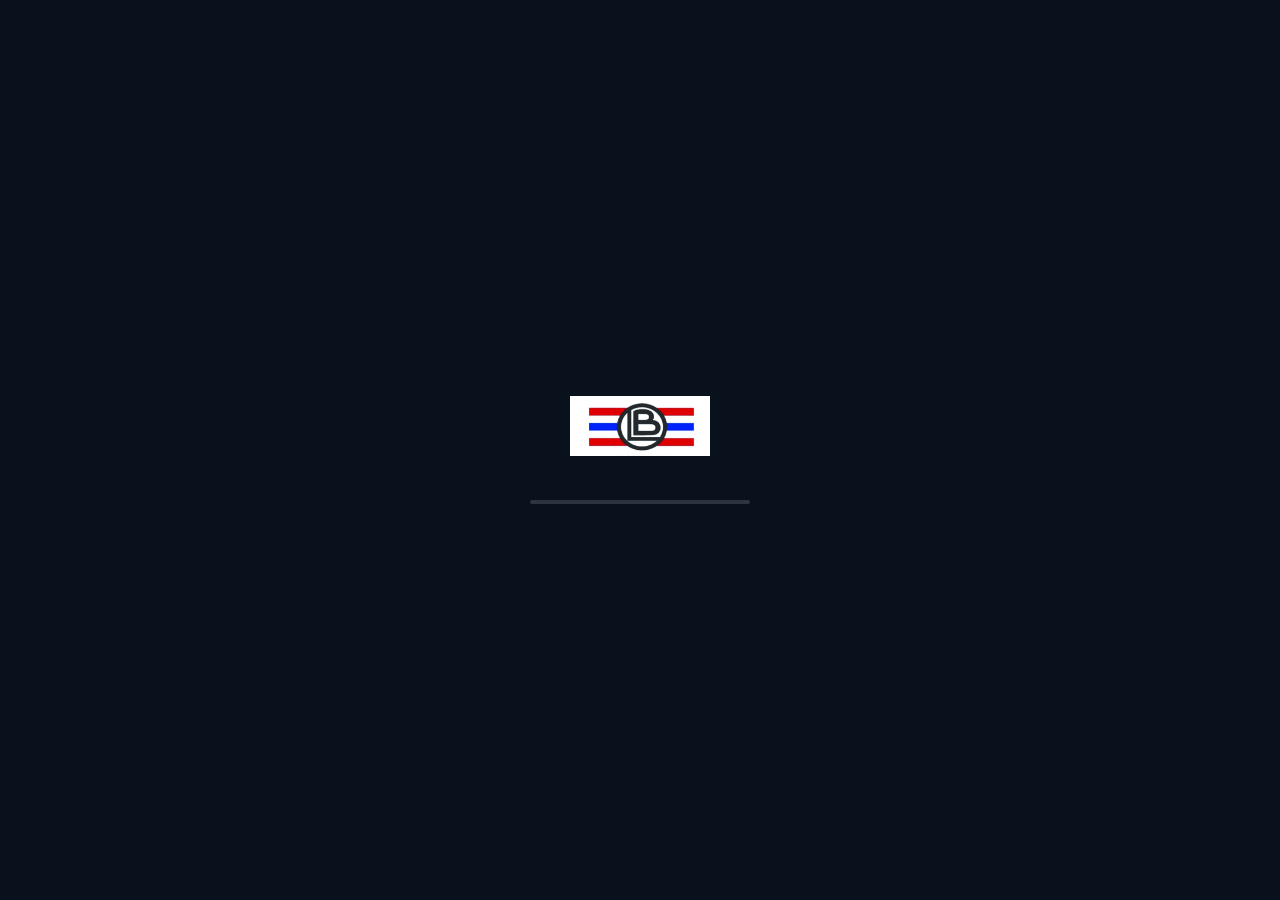
<file: index.html>
<!DOCTYPE html>
<html lang="cs">

<head>

<meta charset="UTF-8">
<meta http-equiv="X-UA-Compatible" content="IE=edge">
<meta name="viewport" content="width=device-width, initial-scale=1.0">

<title>TK Lokomotiva Beroun</title>
<link rel="icon" type="image/png" href="assets/images/favicon.png">
<link rel="preconnect" href="https://fonts.googleapis.com">

<link rel="preconnect" href="https://fonts.gstatic.com" crossorigin>

<link href="https://fonts.googleapis.com/css2?family=Inter:wght@300;400;500;600;700;800&display=swap" rel="stylesheet">

<link rel="stylesheet" href="css/style.css">
<link rel="stylesheet" href="css/navbar.css">
<link rel="stylesheet" href="css/hero.css">
<link rel="stylesheet" href="css/animations.css">
<link rel="stylesheet" href="css/responsive.css">
<link rel="stylesheet" href="css/loader.css">
<link rel="stylesheet" href="css/buttons.css">
<link rel="stylesheet" href="css/cursor.css">

</head>

<body>
<div class="cursor"></div>

<div class="cursor-outline"></div>
<div id="loader">

    <div class="loader-logo">

        <img src="assets/images/logo.png" alt="Logo">

    </div>

    <div class="loader-line"></div>

</div>

<header>

<nav class="navbar">

<div class="logo">

<img src="assets/images/logo.png" alt="Logo TK Lokomotiva Beroun">

<span>TK Lokomotiva Beroun</span>

</div>

<ul>

<li><a href="index.html">Domů</a></li>

<li><a href="o-klubu.html">O klubu</a></li>

<li><a href="treninky.html">Tréninky</a></li>

<li><a href="akce.html">Akce</a></li>

<li><a href="turnaje.html">Turnaje</a></li>

<li><a href="galerie.html">Galerie</a></li>

<li><a href="kontakt.html">Kontakt</a></li>

</ul>

<a href="rezervace.html" class="button">
    Rezervace
</a>

<div class="hamburger" id="hamburger">
    <span></span>
    <span></span>
    <span></span>
</div>

</nav>

</header>

<section class="hero">

    <div class="hero-bg"></div>
    <div class="overlay"></div>
    <div class="hero-content">

<h1>
TK LOKOMOTIVA BEROUN
</h1>

<p>

Tradice • Výkon • Komunita

</p>

<h2>

Největší antukový tenisový areál v Berouně

</h2>

<div class="buttons">

<a href="rezervace.html" class="primary">
    Rezervovat kurt
</a>

<a href="treninky.html" class="secondary">
Staňte se členem
</a>

</div>

</div>

<div class="scroll">

↓

</div>

</section>

<script src="js/navbar.js"></script>
<script src="js/app.js"></script>
<script src="js/loader.js"></script>
<script src="js/parallax.js"></script>
<script src="js/mobile-menu.js"></script>
<script src="js/cursor.js"></script>
</body>

</html>
</file>
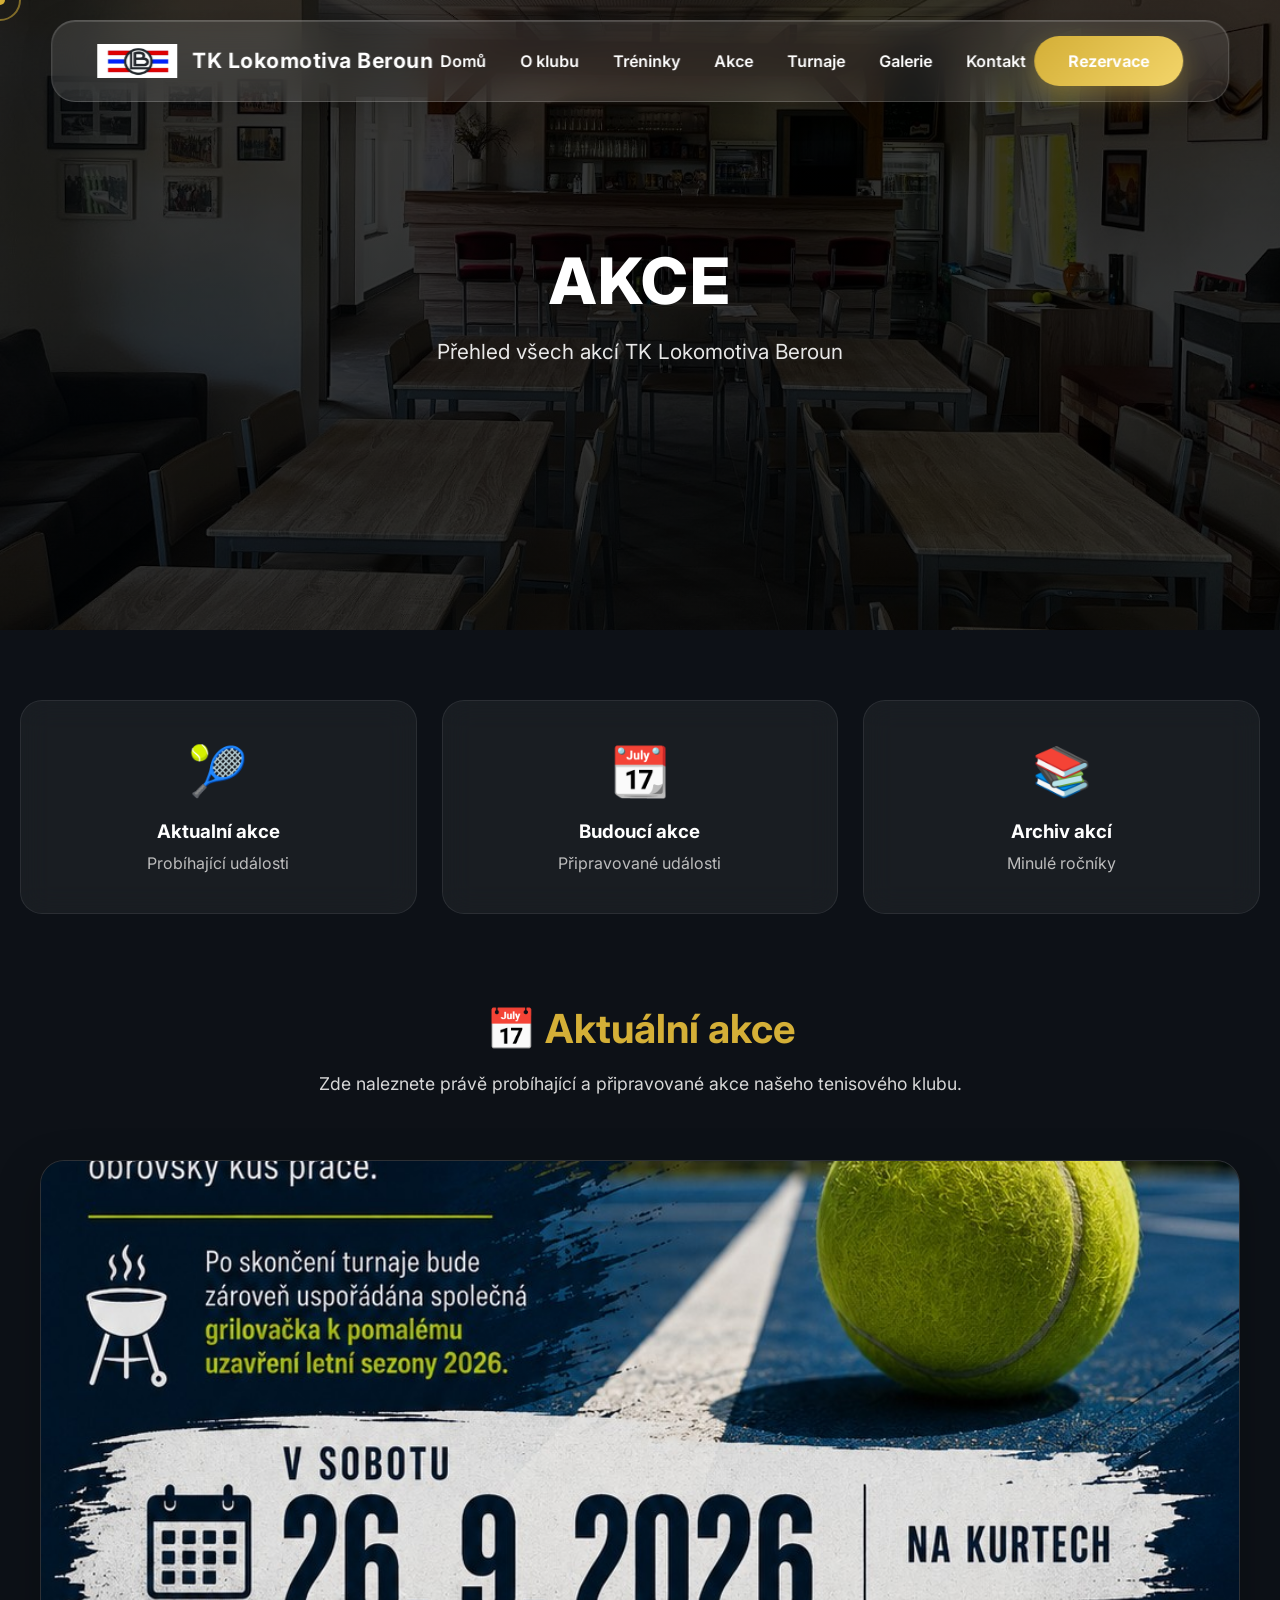
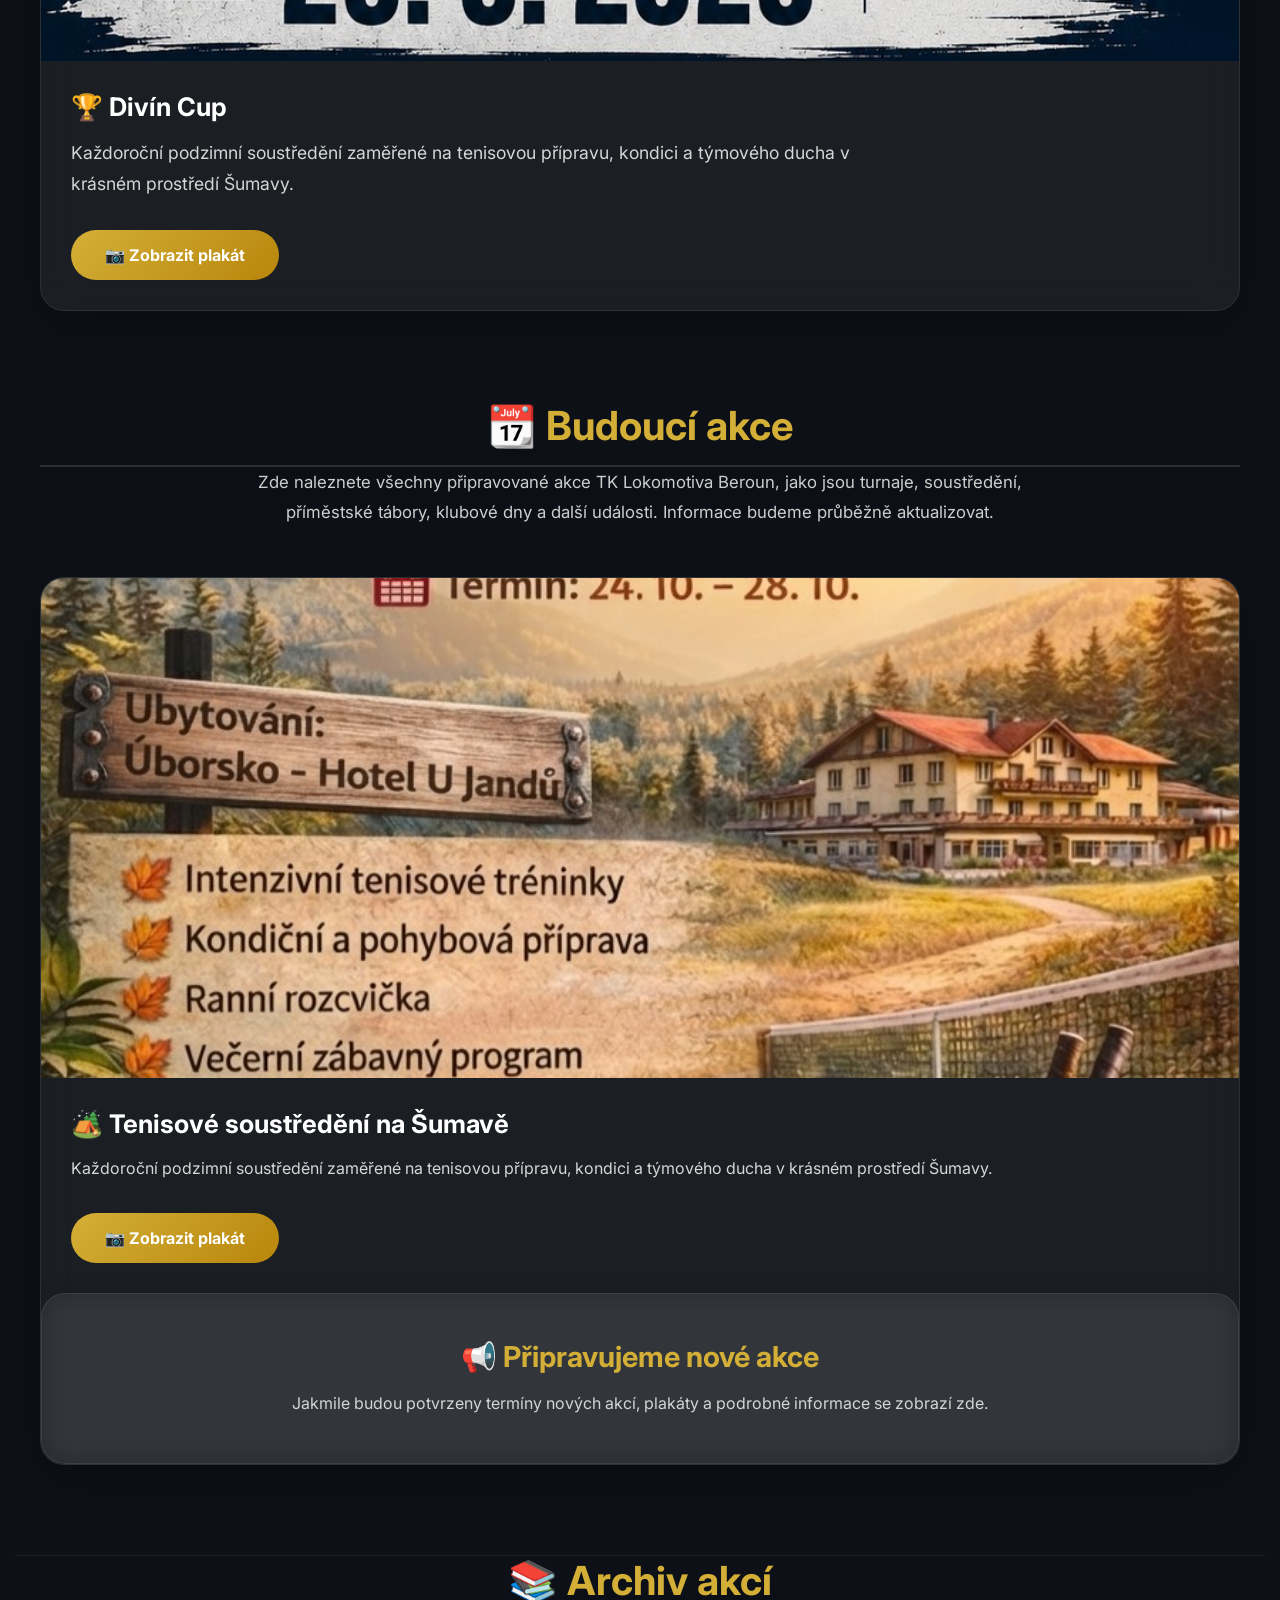
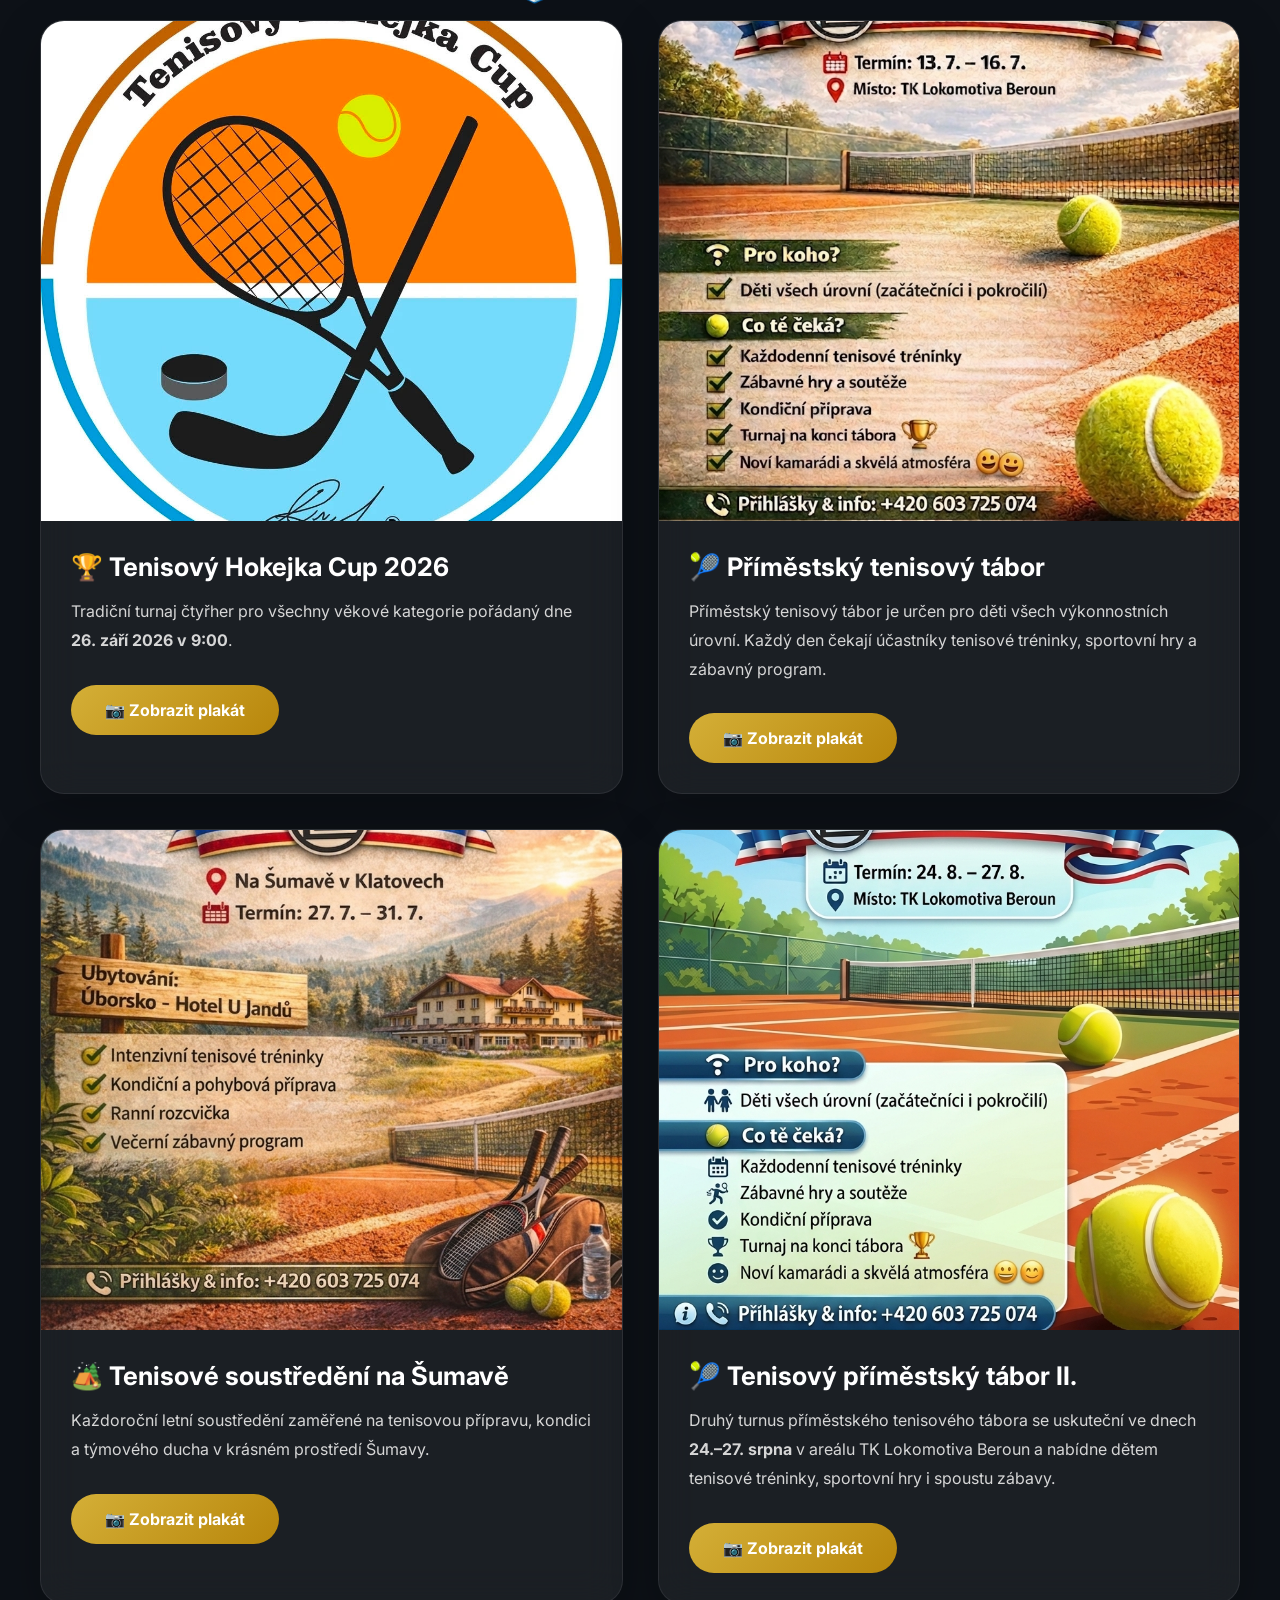
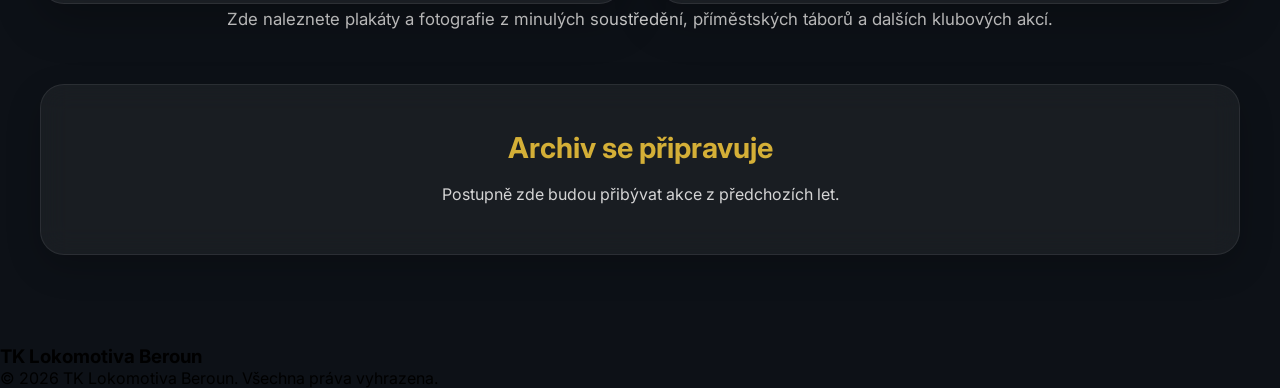
<file: akce.html>
<!DOCTYPE html>
<html lang="cs">

<head>

<meta charset="UTF-8">
<meta name="viewport" content="width=device-width, initial-scale=1.0">

<title>Akce | TK Lokomotiva Beroun</title>

<link rel="icon" type="image/png" href="assets/images/favicon.png">

<link rel="preconnect" href="https://fonts.googleapis.com">
<link rel="preconnect" href="https://fonts.gstatic.com" crossorigin>

<link href="https://fonts.googleapis.com/css2?family=Inter:wght@300;400;500;600;700;800&display=swap" rel="stylesheet">

<link rel="stylesheet" href="css/style.css">
<link rel="stylesheet" href="css/navbar.css">
<link rel="stylesheet" href="css/buttons.css">
<link rel="stylesheet" href="css/responsive.css">
<link rel="stylesheet" href="css/animations.css">
<link rel="stylesheet" href="css/cursor.css">
<link rel="stylesheet" href="css/hero.css">
<link rel="stylesheet" href="css/loader.css">
<link rel="stylesheet" href="css/akce.css">

</head>

<body>

<div id="loader">
    <div class="loader-logo">
        <img src="assets/images/logo.png">
    </div>
    <div class="loader-line"></div>
</div>

<div class="cursor"></div>
<div class="cursor-outline"></div>

<header>

<nav class="navbar">

<div class="logo">
<img src="assets/images/logo.png">
<span>TK Lokomotiva Beroun</span>
</div>

<ul>

<li><a href="index.html">Domů</a></li>
<li><a href="o-klubu.html">O klubu</a></li>
<li><a href="treninky.html">Tréninky</a></li>
<li><a href="akce.html" class="active">Akce</a></li>
<li><a href="turnaje.html">Turnaje</a></li>
<li><a href="galerie.html">Galerie</a></li>
<li><a href="kontakt.html">Kontakt</a></li>

</ul>

<a href="rezervace.html" class="button">
Rezervace
</a>

<div class="hamburger" id="hamburger">
<span></span>
<span></span>
<span></span>
</div>

</nav>

</header>

<section class="hero">

<div class="overlay"></div>

<div class="hero-content">

<h1>AKCE</h1>

<p>
Přehled všech akcí TK Lokomotiva Beroun
</p>

</div>

</section>

<section class="quick-navigation">

    <a href="#aktualni" class="quick-card">
        <span>🎾</span>
        <h3>Aktualní akce</h3>
        <p>Probíhající události</p>
    </a>

    <a href="#budouci" class="quick-card">
        <span>📆</span>
        <h3>Budoucí akce</h3>
        <p>Připravované události</p>
    </a>

    <a href="#archiv" class="quick-card">
        <span>📚</span>
        <h3>Archiv akcí</h3>
        <p>Minulé ročníky</p>
    </a>

</section>


<section class="events" id="aktualni">

<h2>📅 Aktuální akce</h2>

<p class="section-text">
Zde naleznete právě probíhající a připravované akce našeho tenisového klubu.
</p>

<div class="events-grid">

<!-- Divín cup-->

    <div class="event-card" id="divin-cup">

        <img src="assets/images/divin-cup.jpg"
             alt="Divín cup">

        <div class="event-content">

            <h3>🏆 Divín Cup</h3>

            <p>
                Každoroční podzimní soustředění zaměřené na tenisovou přípravu,
                kondici a týmového ducha v krásném prostředí Šumavy.
            </p>

            <a href="assets/images/divin-cup.jpg"
               target="_blank"
               class="btn-primary">
               📷 Zobrazit plakát
            </a>

        </div>

</div>
</section>

<section class="future-events" id="budouci">

    <h2>📆 Budoucí akce</h2>

    <div class="events-grid">

    <div class="event-card">

    </div>

</div>

    <p class="section-text">
        Zde naleznete všechny připravované akce TK
        Lokomotiva Beroun, jako jsou turnaje, soustředění, 
        příměstské tábory, klubové dny a další události.
        Informace budeme průběžně aktualizovat.
    </p>

    <!-- Soustředění 2 -->

    <div class="event-card" id="soustredeni-2">

        <img src="assets/images/soustredeni-2.jpg"
             alt="Tenisové soustředění 2">

        <div class="event-content">

            <h3>🏕️ Tenisové soustředění na Šumavě</h3>

            <p>
                Každoroční podzimní soustředění zaměřené na tenisovou přípravu,
                kondici a týmového ducha v krásném prostředí Šumavy.
            </p>

            <a href="assets/images/soustredeni-2.jpg"
               target="_blank"
               class="btn-primary">
               📷 Zobrazit plakát
            </a>

        </div>

    <div class="coming-soon-card">

        <h3>📢 Připravujeme nové akce</h3>

        <p>
            Jakmile budou potvrzeny termíny nových akcí, plakáty a podrobné informace se zobrazí zde.
        </p>

    </div>

</section>

<section class="archive" id="archiv">

    <h2>📚 Archiv akcí</h2>

    <div class="events-grid">

    <div class="event-card">

        <img src="assets/images/hokejka-cup-2026.jpg"
             alt="Tenisový Hokejka Cup 2026">

        <div class="event-content">

            <h3>🏆 Tenisový Hokejka Cup 2026</h3>

            <p>
                Tradiční turnaj čtyřher pro všechny věkové kategorie pořádaný dne <strong>26. září 2026 v 9:00</strong>.
            </p>

            <a href="assets/images/hokejka-cup-2026.jpg"
               target="_blank"
               class="btn-primary">
                📷 Zobrazit plakát
            </a>

        </div>

    </div>

    <!-- Příměstský tábor -->

    <div class="event-card" id="primestsky">

        <img src="assets/images/primestsky-tabor.jpg"
             alt="Příměstský tenisový tábor">

        <div class="event-content">

            <h3>🎾 Příměstský tenisový tábor</h3>

            <p>
                Příměstský tenisový tábor je určen pro děti všech výkonnostních
                úrovní. Každý den čekají účastníky tenisové tréninky,
                sportovní hry a zábavný program.
            </p>

            <a href="assets/images/primestsky-tabor.jpg"
               target="_blank"
               class="btn-primary">
               📷 Zobrazit plakát
            </a>

        </div>

    </div>

    <!-- Soustředění -->

    <div class="event-card" id="soustredeni">

        <img src="assets/images/soustredeni.jpg"
             alt="Tenisové soustředění">

        <div class="event-content">

            <h3>🏕️ Tenisové soustředění na Šumavě</h3>

            <p>
                Každoroční letní soustředění zaměřené na tenisovou přípravu,
                kondici a týmového ducha v krásném prostředí Šumavy.
            </p>

            <a href="assets/images/soustredeni.jpg"
               target="_blank"
               class="btn-primary">
               📷 Zobrazit plakát
            </a>

        </div>

    </div>

    <div class="event-card" id="primestsky-tabor-2">

    <img src="assets/images/primestsky-tabor-2.jpg"
             alt="Tenisový příměstský tábor II.">

        <div class="event-content">

            <h3>🎾 Tenisový příměstský tábor II.</h3>

            <p>
                Druhý turnus příměstského tenisového tábora se uskuteční ve dnech
                <strong>24.–27. srpna</strong> v areálu TK Lokomotiva Beroun a nabídne dětem tenisové tréninky, sportovní hry i spoustu zábavy.
            </p>

            <a href="assets/images/primestsky-tabor-2.jpg"
               target="_blank"
               class="btn-primary">
                📷 Zobrazit plakát
            </a>

        </div>
    </div>

</div>

    <p class="section-text">
        Zde naleznete plakáty a fotografie z minulých soustředění,
        příměstských táborů a dalších klubových akcí.
    </p>

    <div class="archive-card">

        <h3>Archiv se připravuje</h3>

        <p>
            Postupně zde budou přibývat akce z předchozích let.
        </p>

    </div>

</section>

<footer class="footer">

    <h3>TK Lokomotiva Beroun</h3>

    <p>
        © 2026 TK Lokomotiva Beroun. Všechna práva vyhrazena.
    </p>

</footer>

<script src="js/navbar.js"></script>
<script src="js/mobile-menu.js"></script>
<script src="js/cursor.js"></script>
<script src="js/loader.js"></script>

</body>
</html>
</file>
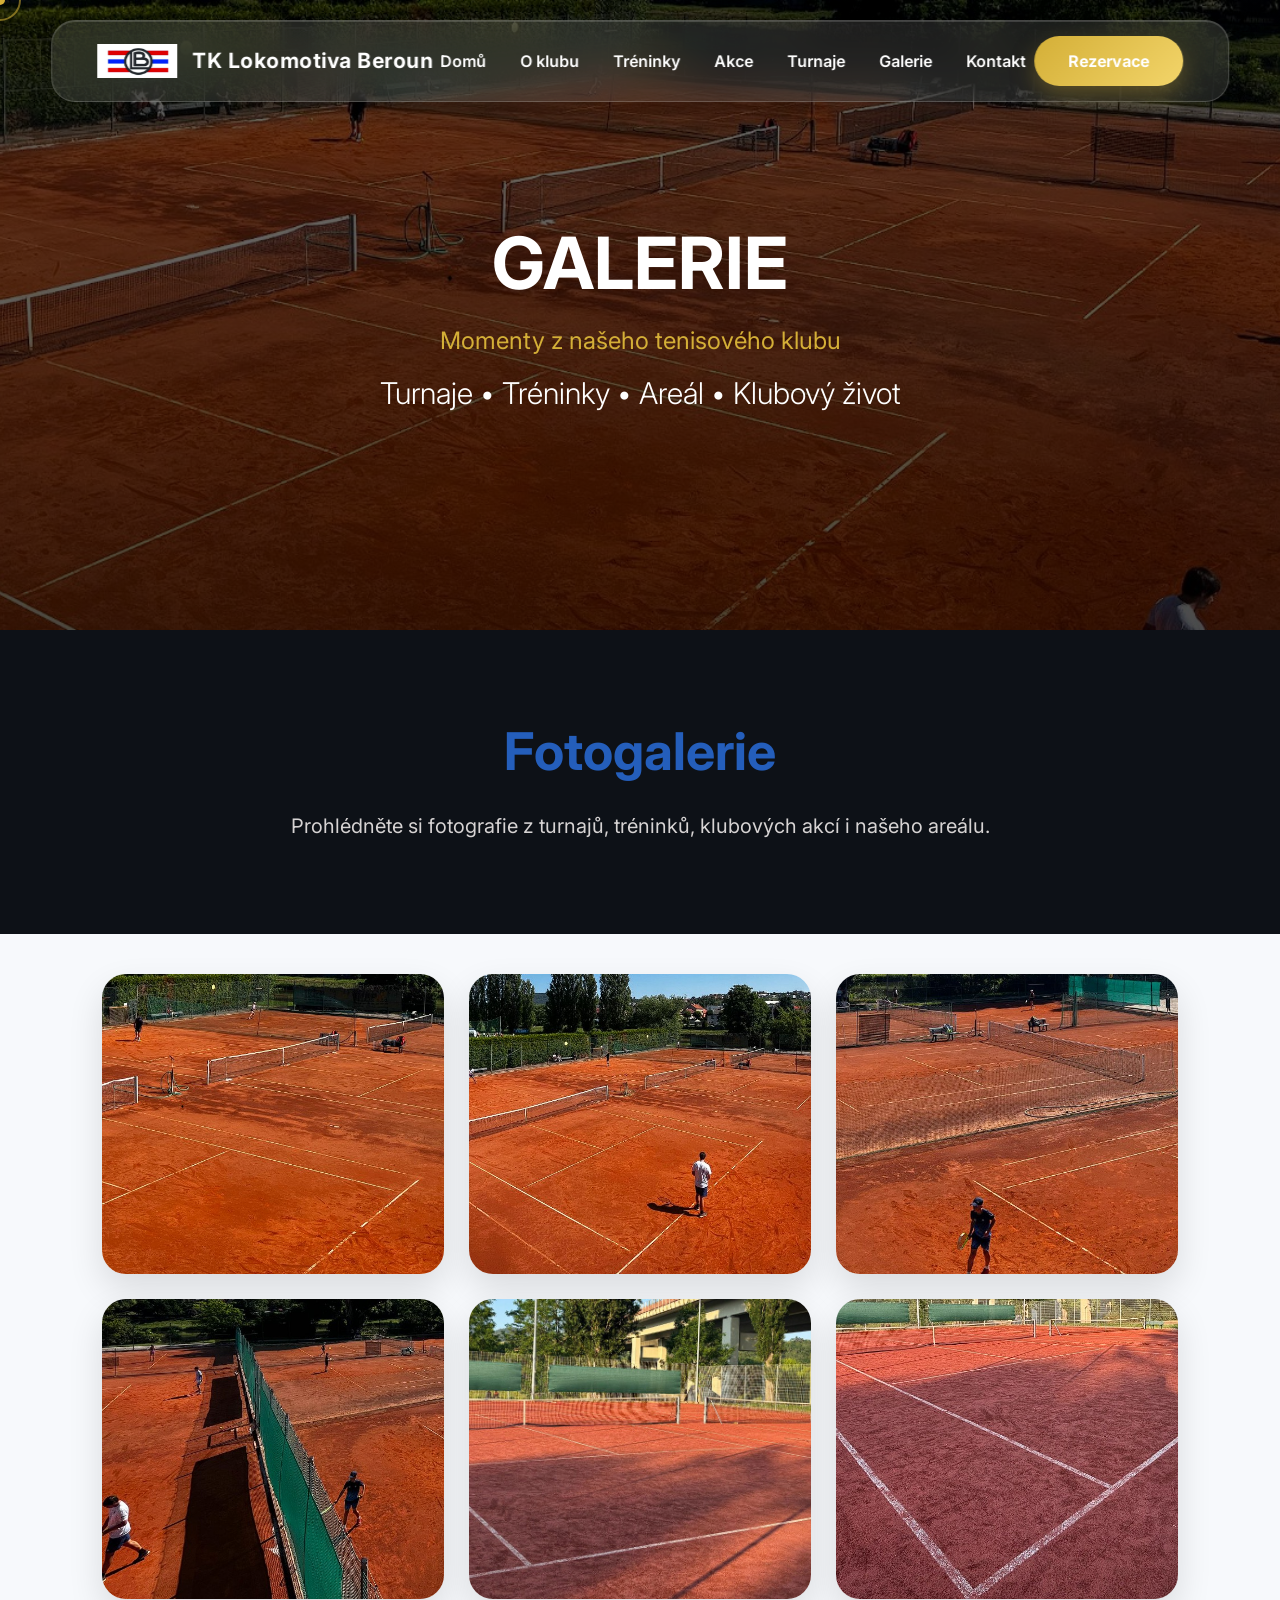
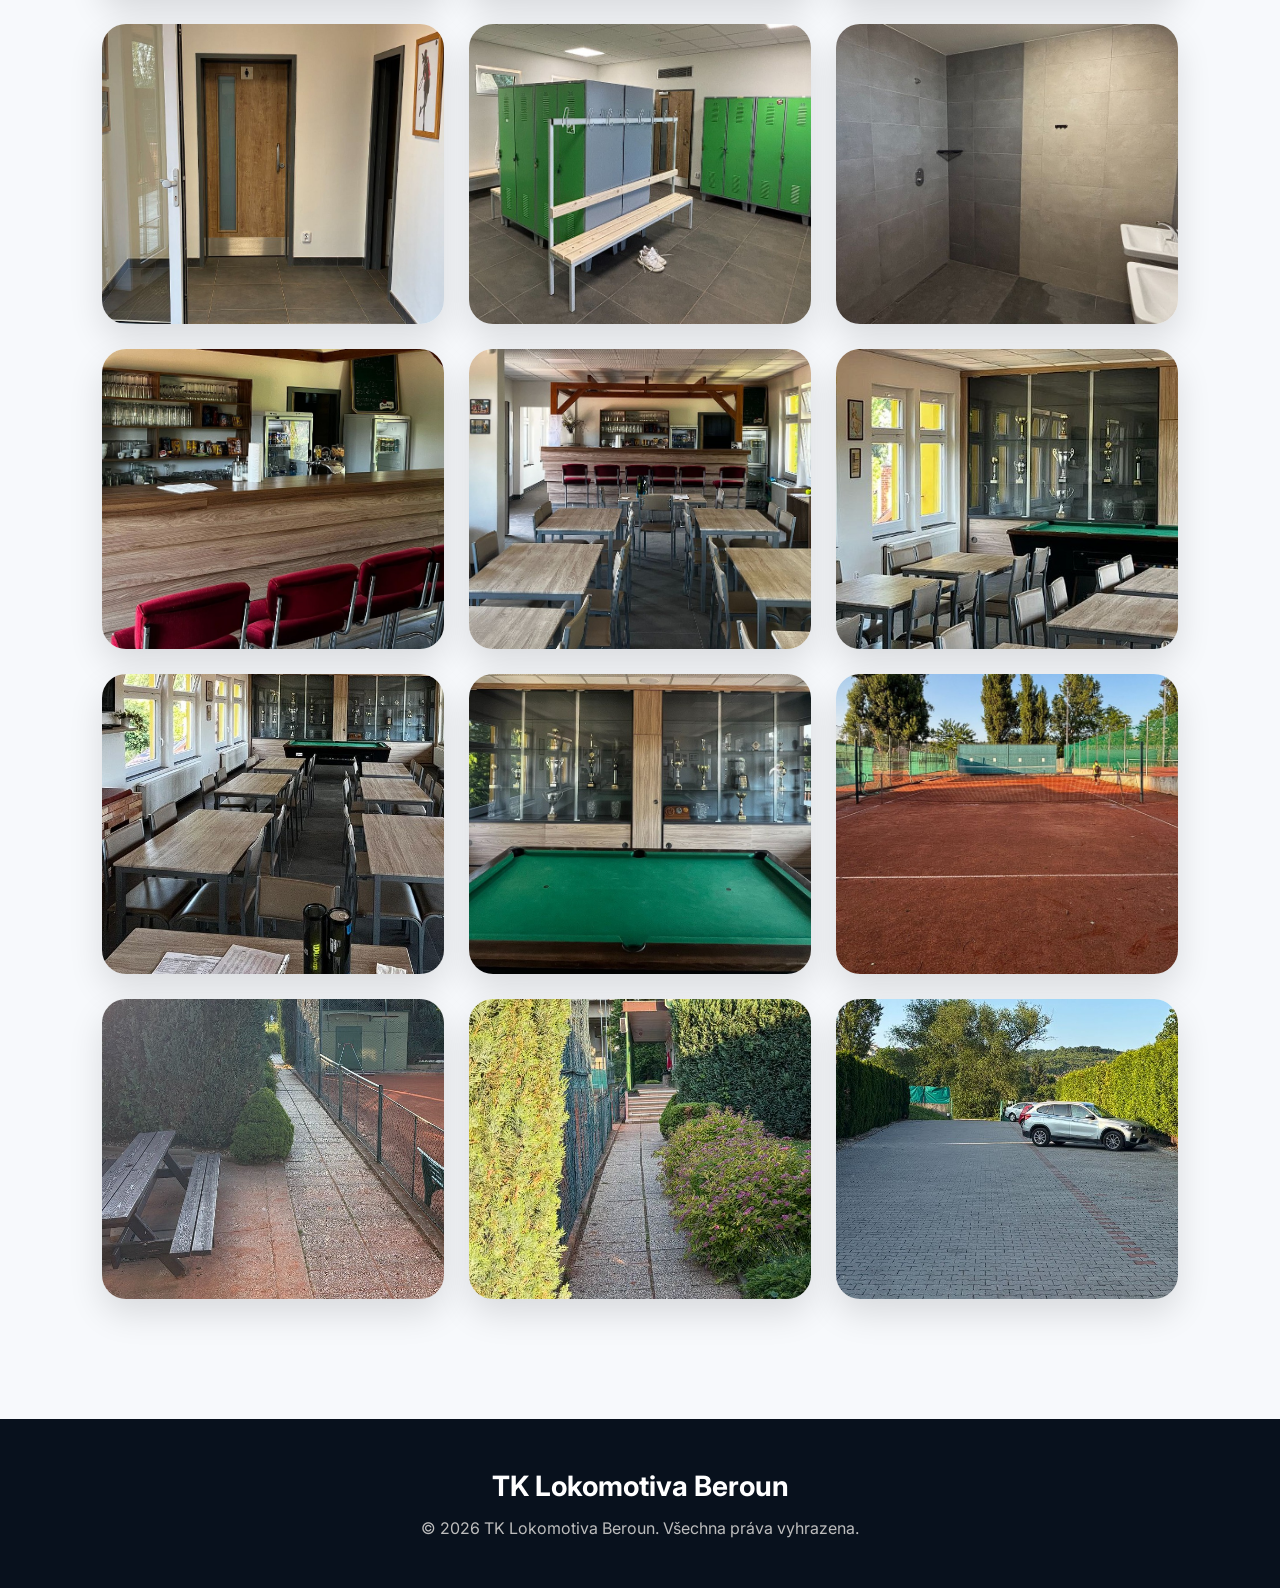
<file: galerie.html>
<!DOCTYPE html>
<html lang="cs">

<head>

<meta charset="UTF-8">
<meta name="viewport" content="width=device-width, initial-scale=1.0">

<title>Galerie | TK Lokomotiva Beroun</title>
<link rel="icon" type="image/png" href="assets/images/favicon.png">
<link rel="preconnect" href="https://fonts.googleapis.com">
<link rel="preconnect" href="https://fonts.gstatic.com" crossorigin>

<link href="https://fonts.googleapis.com/css2?family=Inter:wght@300;400;500;600;700;800&display=swap" rel="stylesheet">

<link rel="stylesheet" href="css/style.css">
<link rel="stylesheet" href="css/navbar.css">
<link rel="stylesheet" href="css/buttons.css">
<link rel="stylesheet" href="css/galerie.css">
<link rel="stylesheet" href="css/responsive.css">
<link rel="stylesheet" href="css/animations.css">
<link rel="stylesheet" href="css/cursor.css">
<link rel="stylesheet" href="css/hero.css">
<link rel="stylesheet" href="css/loader.css">
</head>

<body>
<!-- Loader -->

<div id="loader">

<div class="loader-logo">
<img src="assets/images/logo.png">
</div>

<div class="loader-line"></div>

</div>

<!-- kurzor -->

<div class="cursor"></div>

<div class="cursor-outline"></div>

<header>

<nav class="navbar">

<div class="logo">

<img src="assets/images/logo.png">

<span>TK Lokomotiva Beroun</span>

</div>

<ul>

<li><a href="index.html">Domů</a></li>

<li><a href="o-klubu.html">O klubu</a></li>

<li><a href="treninky.html">Tréninky</a></li>

<li><a href="akce.html">Akce</a></li>

<li><a href="turnaje.html">Turnaje</a></li>

<li><a href="galerie.html" class="active">Galerie</a></li>

<li><a href="kontakt.html">Kontakt</a></li>

</ul>

<a href="rezervace.html" class="button">
    Rezervace
</a>

<div class="hamburger" id="hamburger">

<span></span>
<span></span>
<span></span>

</div>

</nav>

</header>

<section class="gallery-hero">

<div class="overlay"></div>

<div class="hero-content">

<h1>GALERIE</h1>

<p>

Momenty z našeho tenisového klubu

</p>

<h2>

Turnaje • Tréninky • Areál • Klubový život

</h2>

</div>

</section>

<section class="gallery-intro">

<h2>Fotogalerie</h2>

<p>

Prohlédněte si fotografie z turnajů, tréninků, klubových akcí i našeho areálu.

</p>

</section>

<section class="gallery">

<div class="gallery-grid">
<div class="gallery-item"><img src="assets/images/galerie/foto1.jpg" alt="Foto 1"></div>
<div class="gallery-item"><img src="assets/images/galerie/foto2.jpg" alt="Foto 2"></div>
<div class="gallery-item"><img src="assets/images/galerie/foto3.jpg" alt="Foto 3"></div>
<div class="gallery-item"><img src="assets/images/galerie/foto4.jpg" alt="Foto 4"></div>
<div class="gallery-item"><img src="assets/images/galerie/foto5.jpg" alt="Foto 5"></div>
<div class="gallery-item"><img src="assets/images/galerie/foto6.jpg" alt="Foto 6"></div>
<div class="gallery-item"><img src="assets/images/galerie/foto7.jpg" alt="Foto 7"></div>
<div class="gallery-item"><img src="assets/images/galerie/foto8.jpg" alt="Foto 8"></div>
<div class="gallery-item"><img src="assets/images/galerie/foto9.jpg" alt="Foto 9"></div>
<div class="gallery-item"><img src="assets/images/galerie/foto10.jpg" alt="Foto 10"></div>
<div class="gallery-item"><img src="assets/images/galerie/foto11.jpg" alt="Foto 11"></div>
<div class="gallery-item"><img src="assets/images/galerie/foto12.jpg" alt="Foto 12"></div>
<div class="gallery-item"><img src="assets/images/galerie/foto13.jpg" alt="Foto 13"></div>
<div class="gallery-item"><img src="assets/images/galerie/foto14.jpg" alt="Foto 14"></div>
<div class="gallery-item"><img src="assets/images/galerie/foto15.jpg" alt="Foto 15"></div>
<div class="gallery-item"><img src="assets/images/galerie/foto16.jpg" alt="Foto 16"></div>
<div class="gallery-item"><img src="assets/images/galerie/foto17.jpg" alt="Foto 17"></div>
<div class="gallery-item"><img src="assets/images/galerie/foto18.jpg" alt="Foto 18"></div>

</div>
</section>
<!-- LIGHTBOX -->

<div class="lightbox" id="lightbox">

<button class="close">&times;</button>

<button class="prev">&#10094;</button>

<img id="lightbox-image">

<button class="next">&#10095;</button>

</div>

<footer class="footer">

    <h3>TK Lokomotiva Beroun</h3>

    <p>

        © 2026 TK Lokomotiva Beroun.
        Všechna práva vyhrazena.

    </p>

</footer>

<script src="js/navbar.js"></script>

<script src="js/mobile-menu.js"></script>

<script src="js/cursor.js"></script>

<script src="js/lightbox.js"></script>

<script src="js/loader.js"></script>

</body>

</html>
</file>
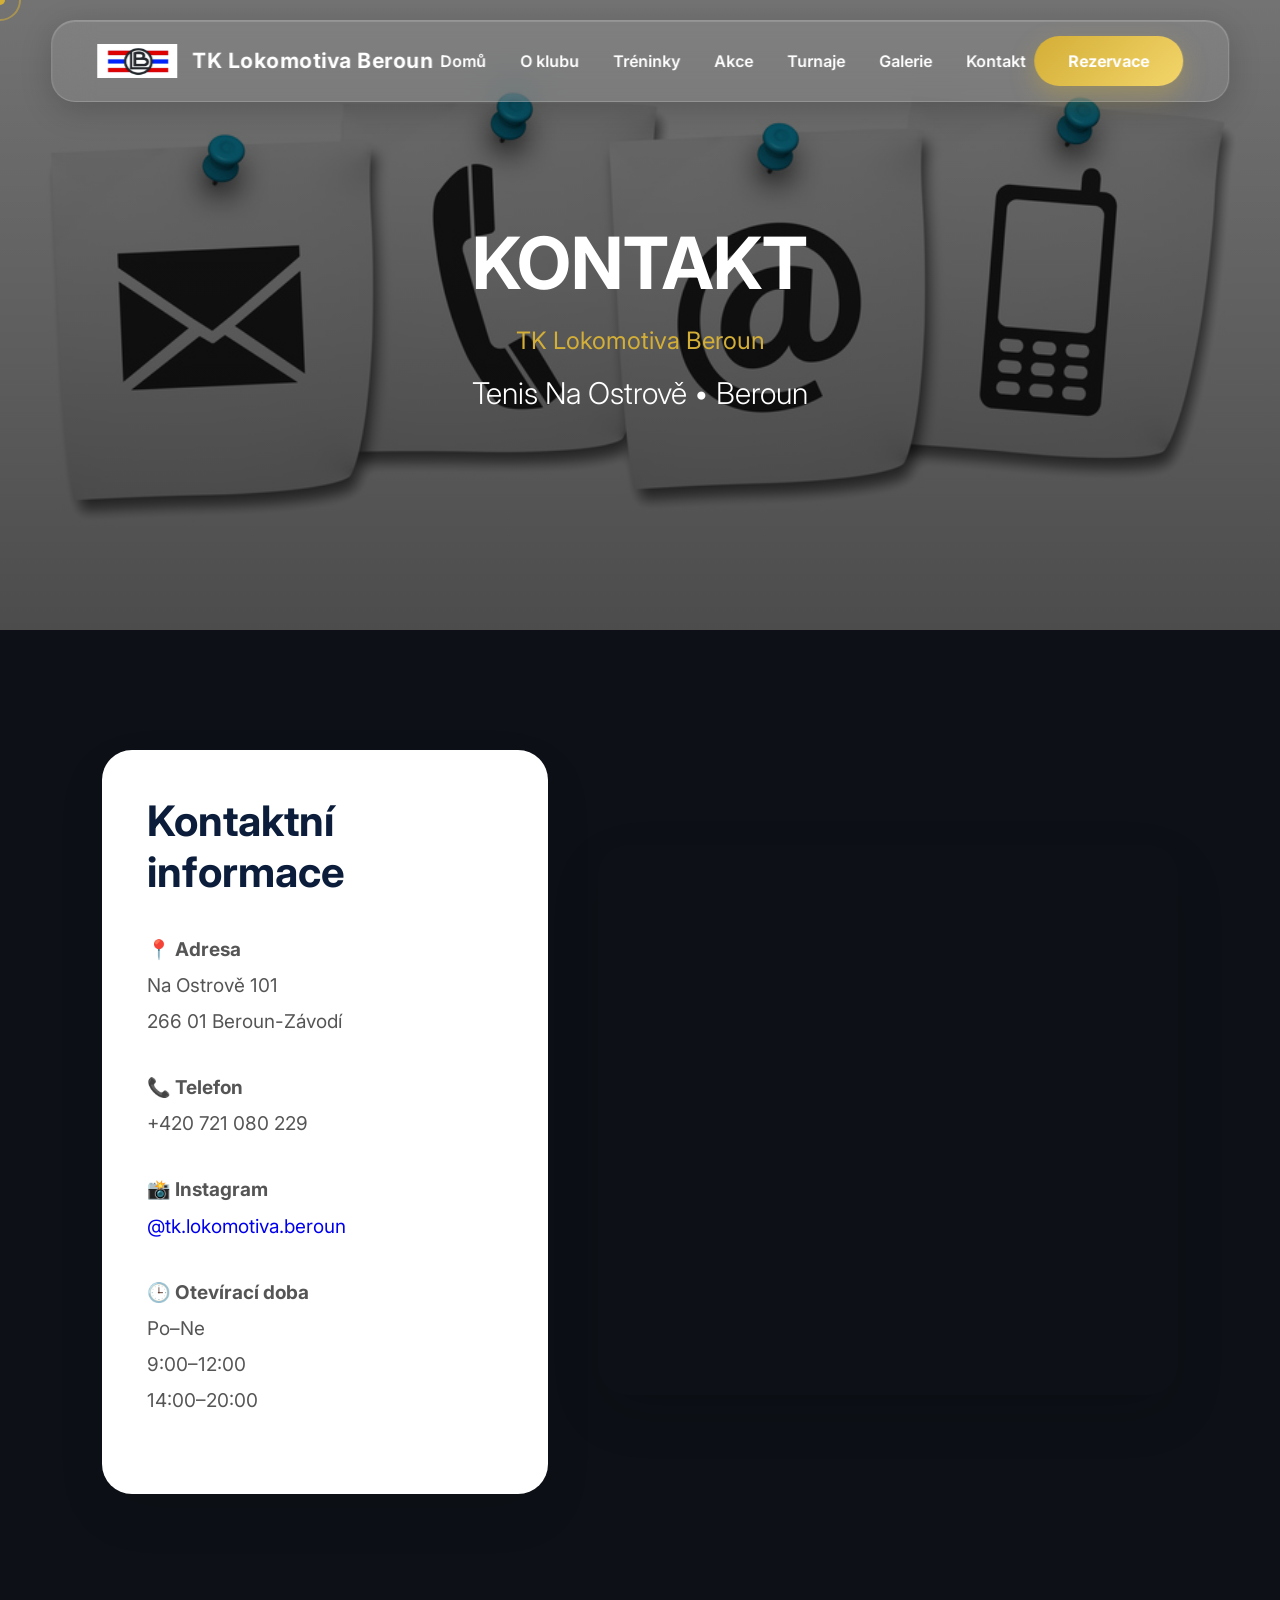
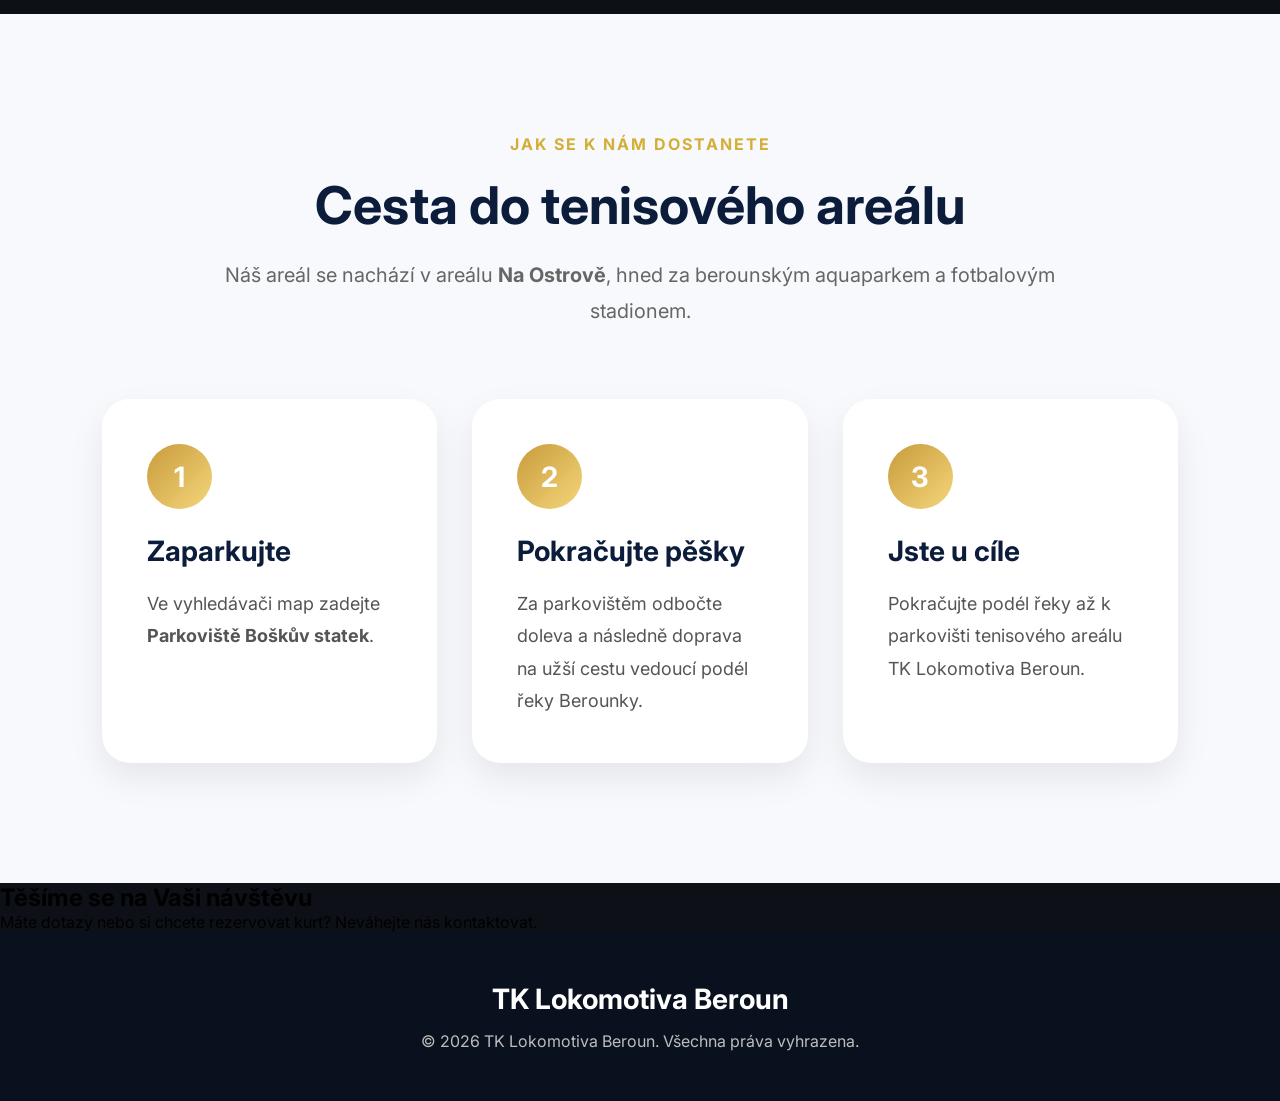
<file: kontakt.html>
<!DOCTYPE html>

<html lang="cs">

<head>

<meta charset="UTF-8">
<meta name="viewport" content="width=device-width, initial-scale=1.0">

<title>Kontakt | TK Lokomotiva Beroun</title>
<link rel="icon" type="image/png" href="assets/images/favicon.png">
<link rel="preconnect" href="https://fonts.googleapis.com">
<link rel="preconnect" href="https://fonts.gstatic.com" crossorigin>

<link href="https://fonts.googleapis.com/css2?family=Inter:wght@300;400;500;600;700;800&display=swap" rel="stylesheet">

<link rel="stylesheet" href="css/style.css">
<link rel="stylesheet" href="css/navbar.css">
<link rel="stylesheet" href="css/buttons.css">
<link rel="stylesheet" href="css/kontakt.css">
<link rel="stylesheet" href="css/responsive.css">
<link rel="stylesheet" href="css/animations.css">
<link rel="stylesheet" href="css/cursor.css">
<link rel="stylesheet" href="css/hero.css">
<link rel="stylesheet" href="css/loader.css">


</head>

<body>
<!-- Loader -->

<div id="loader">

<div class="loader-logo">
<img src="assets/images/logo.png">
</div>

<div class="loader-line"></div>

</div>

<!-- kurzor -->

<div class="cursor"></div>

<div class="cursor-outline"></div>

<header>

<nav class="navbar">

<div class="logo">

<img src="assets/images/logo.png">

<span>TK Lokomotiva Beroun</span>

</div>

<ul>

<li><a href="index.html">Domů</a></li>

<li><a href="o-klubu.html">O klubu</a></li>

<li><a href="treninky.html">Tréninky</a></li>

<li><a href="akce.html">Akce</a></li>

<li><a href="turnaje.html">Turnaje</a></li>

<li><a href="galerie.html">Galerie</a></li>

<li><a href="kontakt.html" class="active">Kontakt</a></li>

</ul>

<a href="rezervace.html" class="button">
    Rezervace
</a>

<div class="hamburger" id="hamburger">

<span></span>
<span></span>
<span></span>

</div>

</nav>

</header>

<section class="contact-hero">

<div class="overlay"></div>

<div class="hero-content">

<h1>KONTAKT</h1>

<p>

TK Lokomotiva Beroun

</p>

<h2>

Tenis Na Ostrově • Beroun

</h2>

</div>

</section>

<section class="contact-info">

<div class="contact-card">

<h2>Kontaktní informace</h2>

<p><strong>📍 Adresa</strong><br>
Na Ostrově 101<br>
266 01 Beroun-Závodí</p>

<p><strong>📞 Telefon</strong><br>
+420 721 080 229</p>

<p><strong>📸 Instagram</strong><br>
<a href="https://www.instagram.com/tk.lokomotiva.beroun?igsh=MWh2dng0ZHI4cGtxaw=="
   target="_blank"
   rel="noopener noreferrer">
   @tk.lokomotiva.beroun
</a>
</p>

<p><strong>🕒 Otevírací doba</strong><br>
Po–Ne<br>
9:00–12:00<br>
14:00–20:00</p>

</div>

<div class="map-card">

<iframe
src="https://www.google.com/maps?q=Na+Ostrově+101,+Beroun&output=embed"
loading="lazy"
allowfullscreen>
</iframe>

</div>

</section>
<section class="directions">

<div class="section-title">

<span>JAK SE K NÁM DOSTANETE</span>

<h2>Cesta do tenisového areálu</h2>

<p>

Náš areál se nachází v areálu <strong>Na Ostrově</strong>, hned za berounským aquaparkem a fotbalovým stadionem.

</p>

</div>

<div class="steps">

<div class="step">

<div class="number">1</div>

<h3>Zaparkujte</h3>

<p>

Ve vyhledávači map zadejte
<strong>Parkoviště Boškův statek</strong>.

</p>

</div>

<div class="step">

<div class="number">2</div>

<h3>Pokračujte pěšky</h3>

<p>

Za parkovištěm odbočte doleva a následně doprava na užší cestu vedoucí podél řeky Berounky.

</p>

</div>

<div class="step">

<div class="number">3</div>

<h3>Jste u cíle</h3>

<p>

Pokračujte podél řeky až k parkovišti tenisového areálu TK Lokomotiva Beroun.

</p>

</div>

</div>

</section>

<section class="cta">

<h2>Těšíme se na Vaši návštěvu</h2>

<p>

Máte dotazy nebo si chcete rezervovat kurt? Neváhejte nás kontaktovat.

</p>

</section>

<footer class="footer">

    <h3>TK Lokomotiva Beroun</h3>

    <p>

        © 2026 TK Lokomotiva Beroun.
        Všechna práva vyhrazena.

    </p>

</footer>

<script src="js/navbar.js"></script>
<script src="js/mobile-menu.js"></script>
<script src="js/cursor.js"></script>
<script src="js/loader.js"></script>

</body>

</html>
</file>
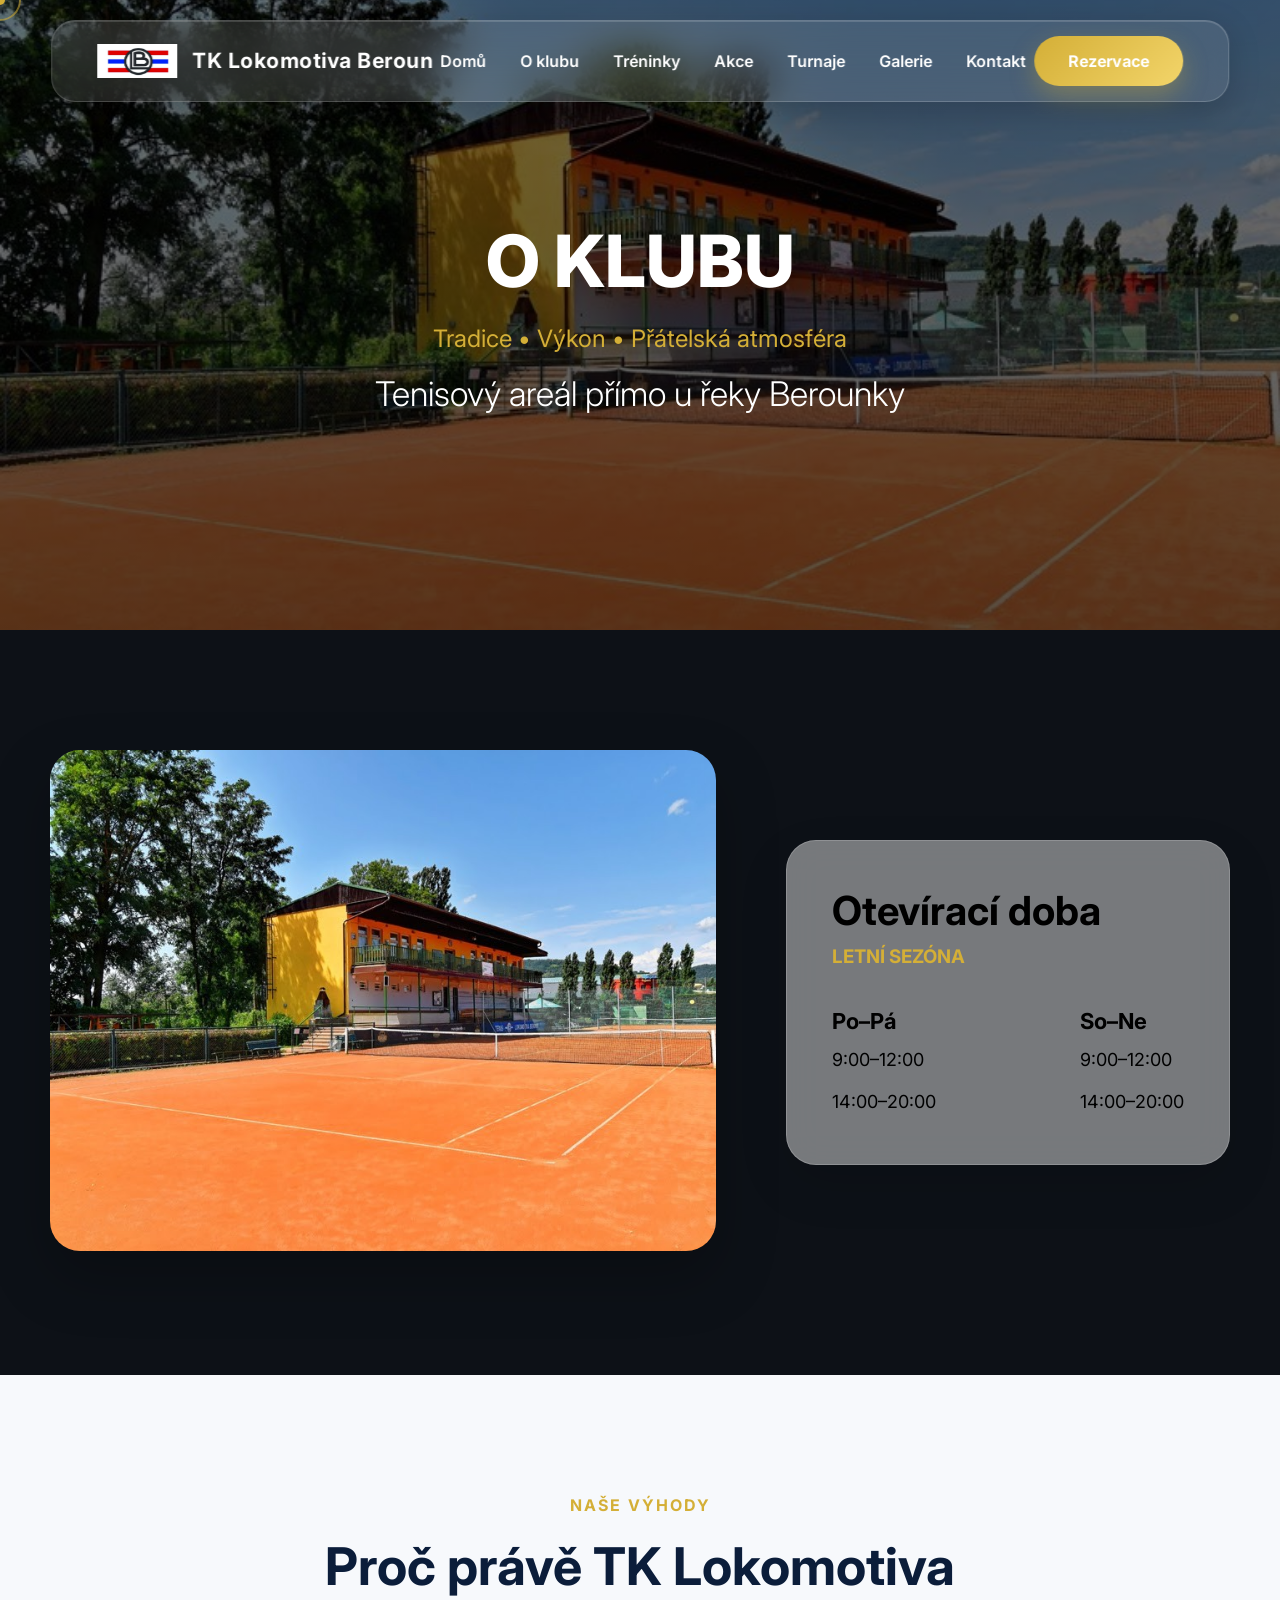
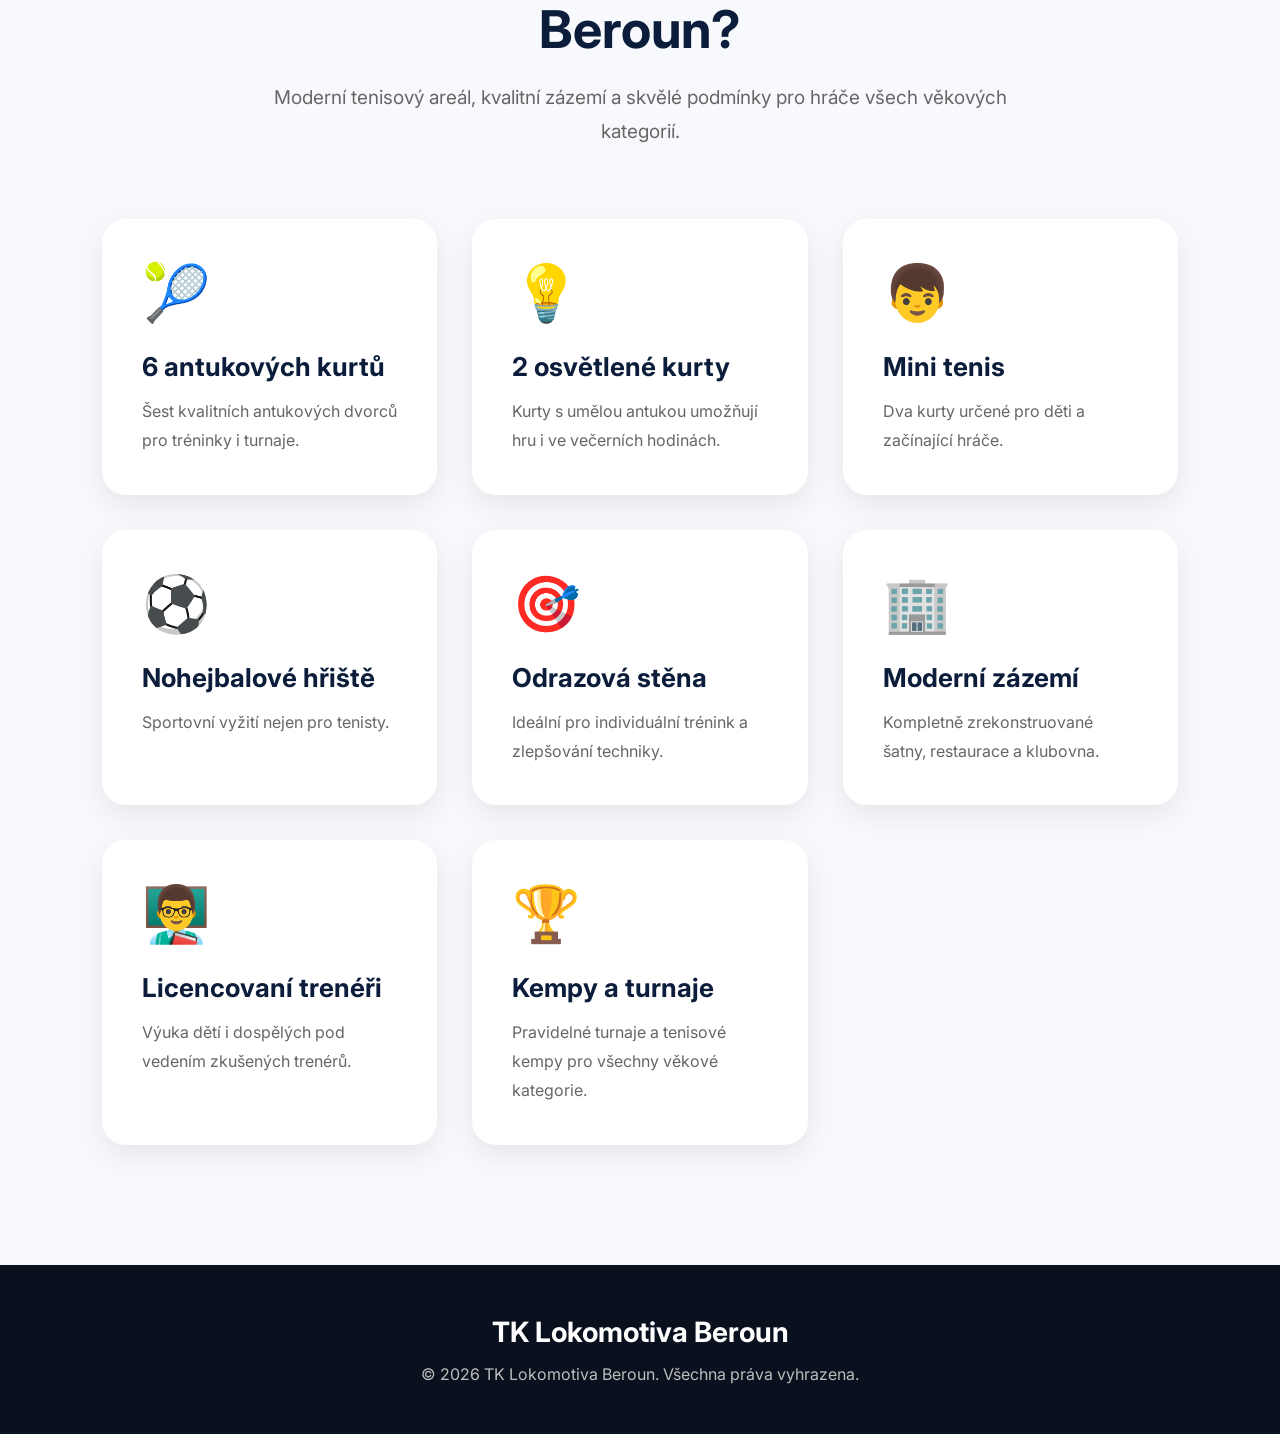
<file: o-klubu.html>
<!DOCTYPE html>

<html lang="cs">

<head>

<meta charset="UTF-8">

<meta name="viewport" content="width=device-width, initial-scale=1.0">

<title>O klubu | TK Lokomotiva Beroun</title>
<link rel="icon" type="image/png" href="assets/images/favicon.png">
<link rel="preconnect" href="https://fonts.googleapis.com">
<link rel="preconnect" href="https://fonts.gstatic.com" crossorigin>
<link href="https://fonts.googleapis.com/css2?family=Inter:wght@300;400;500;600;700;800&display=swap" rel="stylesheet">
<link rel="stylesheet" href="css/style.css">
<link rel="stylesheet" href="css/navbar.css">
<link rel="stylesheet" href="css/buttons.css">
<link rel="stylesheet" href="css/about.css">
<link rel="stylesheet" href="css/responsive.css">
<link rel="stylesheet" href="css/loader.css">
<link rel="stylesheet" href="css/hero.css">
<link rel="stylesheet" href="css/cursor.css">
<link rel="stylesheet" href="css/animations.css">

</head>

<body>

<!-- Loader -->

<div id="loader">

<div class="loader-logo">
<img src="assets/images/logo.png">
</div>

<div class="loader-line"></div>

</div>

<!-- kurzor -->

<div class="cursor"></div>

<div class="cursor-outline"></div>

<!-- Navigace -->

<header>

<nav class="navbar">

<div class="logo">

<img src="assets/images/logo.png">

<span>TK Lokomotiva Beroun</span>

</div>

<ul>

<li><a href="index.html">Domů</a></li>

<li><a href="o-klubu.html" class="active">O klubu</a></li>

<li><a href="treninky.html">Tréninky</a></li>

<li><a href="akce.html">Akce</a></li>

<li><a href="turnaje.html">Turnaje</a></li>

<li><a href="galerie.html">Galerie</a></li>

<li><a href="kontakt.html">Kontakt</a></li>

</ul>

<a href="rezervace.html" class="button">
    Rezervace
</a>

<div class="hamburger" id="hamburger">

<span></span>

<span></span>

<span></span>

</div>

</nav>

</header>

<!-- HERO -->

<section class="about-hero">

<div class="about-overlay"></div>

<div class="about-content">

<h1>

O KLUBU

</h1>

<p>

Tradice • Výkon • Přátelská atmosféra

</p>

<h2>

Tenisový areál přímo u řeky Berounky

</h2>

</div>

</section>

<!-- INFO -->

<section class="about-intro">

<div class="about-image">

<img src="assets/images/club.jpg">

</div>

<div class="opening-hours">

<h2>

Otevírací doba

</h2>

<h3>

LETNÍ SEZÓNA

</h3>

<div class="hours">

<div>

<strong>Po–Pá</strong>

<p>

9:00–12:00

</p>

<p>

14:00–20:00

</p>

</div>

<div>

<strong>So–Ne</strong>

<p>

9:00–12:00

</p>

<p>

14:00–20:00

</p>

</div>

</div>

</div>

</section>

<section class="features">

    <div class="section-title">

        <span>NAŠE VÝHODY</span>

        <h2>Proč právě TK Lokomotiva Beroun?</h2>

        <p>
            Moderní tenisový areál, kvalitní zázemí a skvělé podmínky pro hráče všech věkových kategorií.
        </p>

    </div>

    <div class="feature-grid">

        <div class="feature-card">
            <div class="icon">🎾</div>
            <h3>6 antukových kurtů</h3>
            <p>Šest kvalitních antukových dvorců pro tréninky i turnaje.</p>
        </div>

        <div class="feature-card">
            <div class="icon">💡</div>
            <h3>2 osvětlené kurty</h3>
            <p>Kurty s umělou antukou umožňují hru i ve večerních hodinách.</p>
        </div>

        <div class="feature-card">
            <div class="icon">👦</div>
            <h3>Mini tenis</h3>
            <p>Dva kurty určené pro děti a začínající hráče.</p>
        </div>

        <div class="feature-card">
            <div class="icon">⚽</div>
            <h3>Nohejbalové hřiště</h3>
            <p>Sportovní vyžití nejen pro tenisty.</p>
        </div>

        <div class="feature-card">
            <div class="icon">🎯</div>
            <h3>Odrazová stěna</h3>
            <p>Ideální pro individuální trénink a zlepšování techniky.</p>
        </div>

        <div class="feature-card">
            <div class="icon">🏢</div>
            <h3>Moderní zázemí</h3>
            <p>Kompletně zrekonstruované šatny, restaurace a klubovna.</p>
        </div>

        <div class="feature-card">
            <div class="icon">👨‍🏫</div>
            <h3>Licencovaní trenéři</h3>
            <p>Výuka dětí i dospělých pod vedením zkušených trenérů.</p>
        </div>

        <div class="feature-card">
            <div class="icon">🏆</div>
            <h3>Kempy a turnaje</h3>
            <p>Pravidelné turnaje a tenisové kempy pro všechny věkové kategorie.</p>
        </div>

    </div>

</section>

<footer class="footer">

    <h3>TK Lokomotiva Beroun</h3>

    <p>

        © 2026 TK Lokomotiva Beroun.
        Všechna práva vyhrazena.

    </p>

</footer>

<script src="js/navbar.js"></script>

<script src="js/mobile-menu.js"></script>

<script src="js/loader.js"></script>

<script src="js/cursor.js"></script>

</body>

</html>
</file>
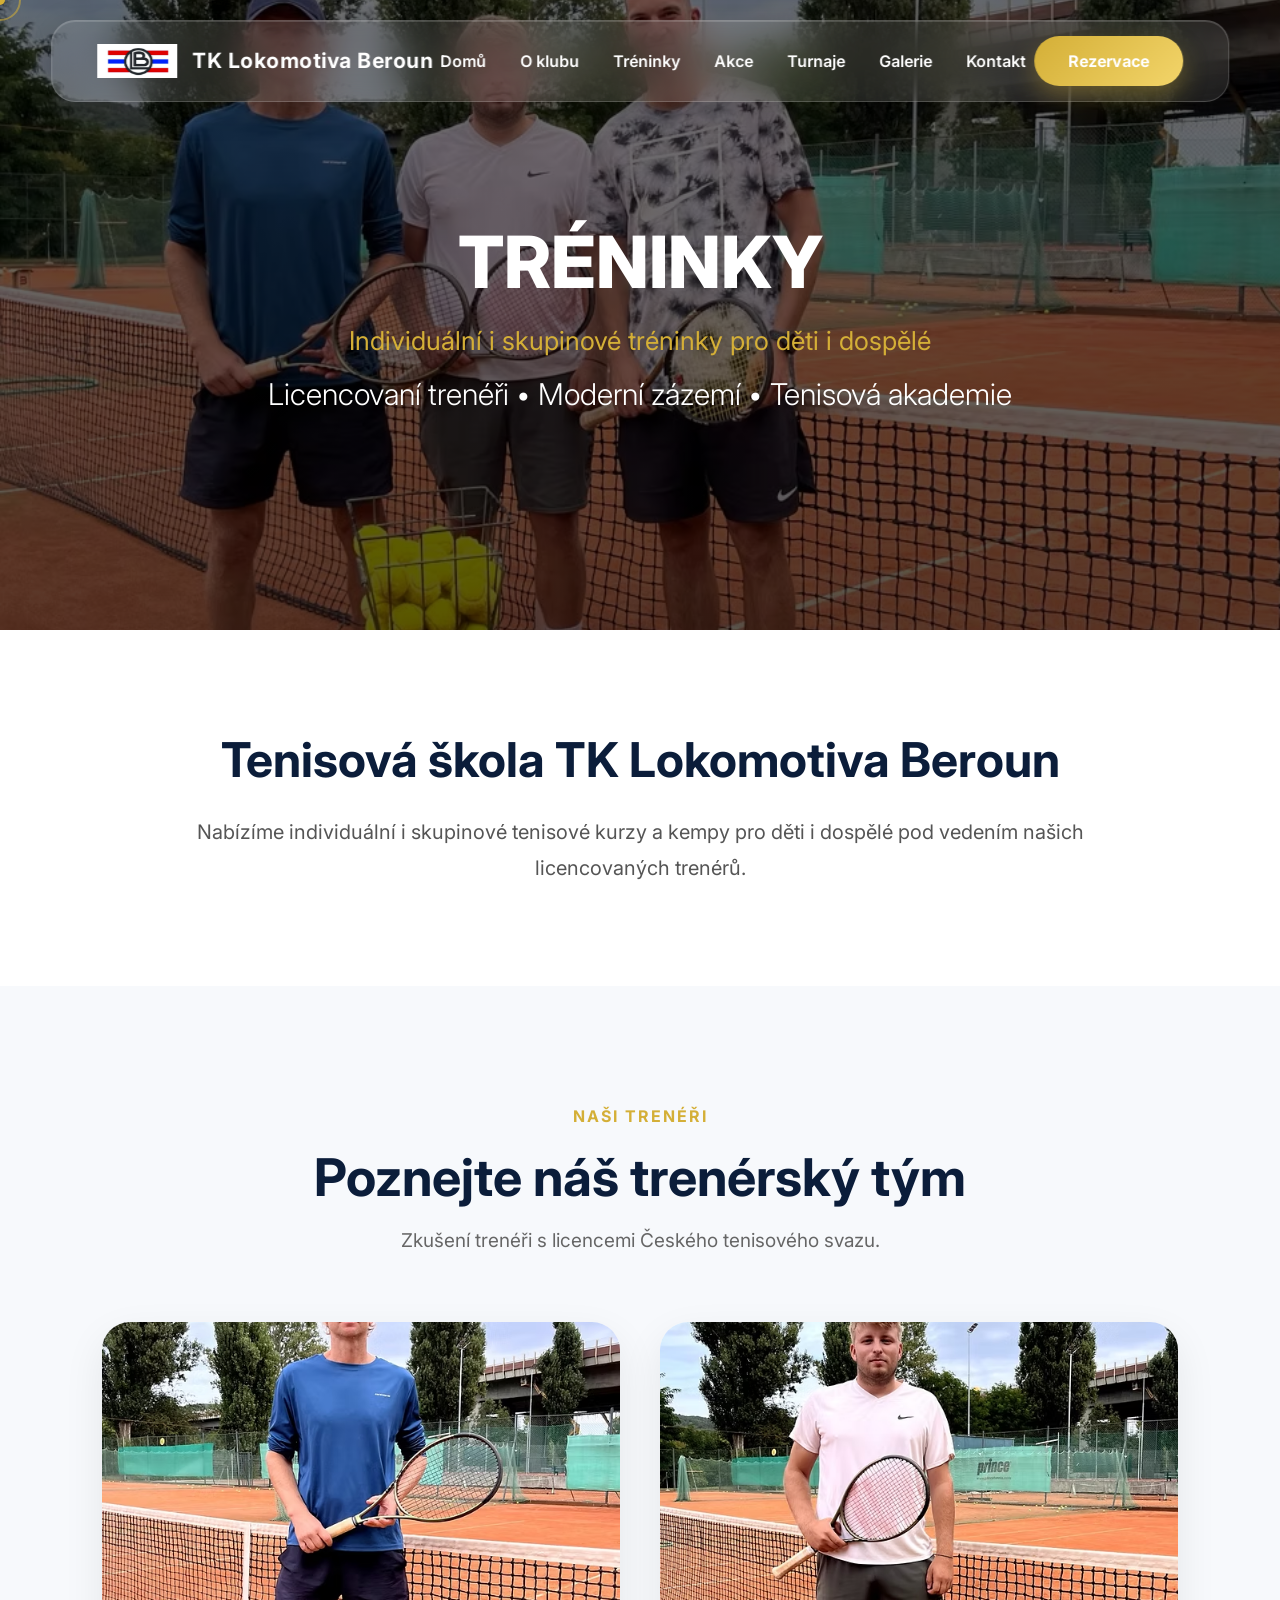
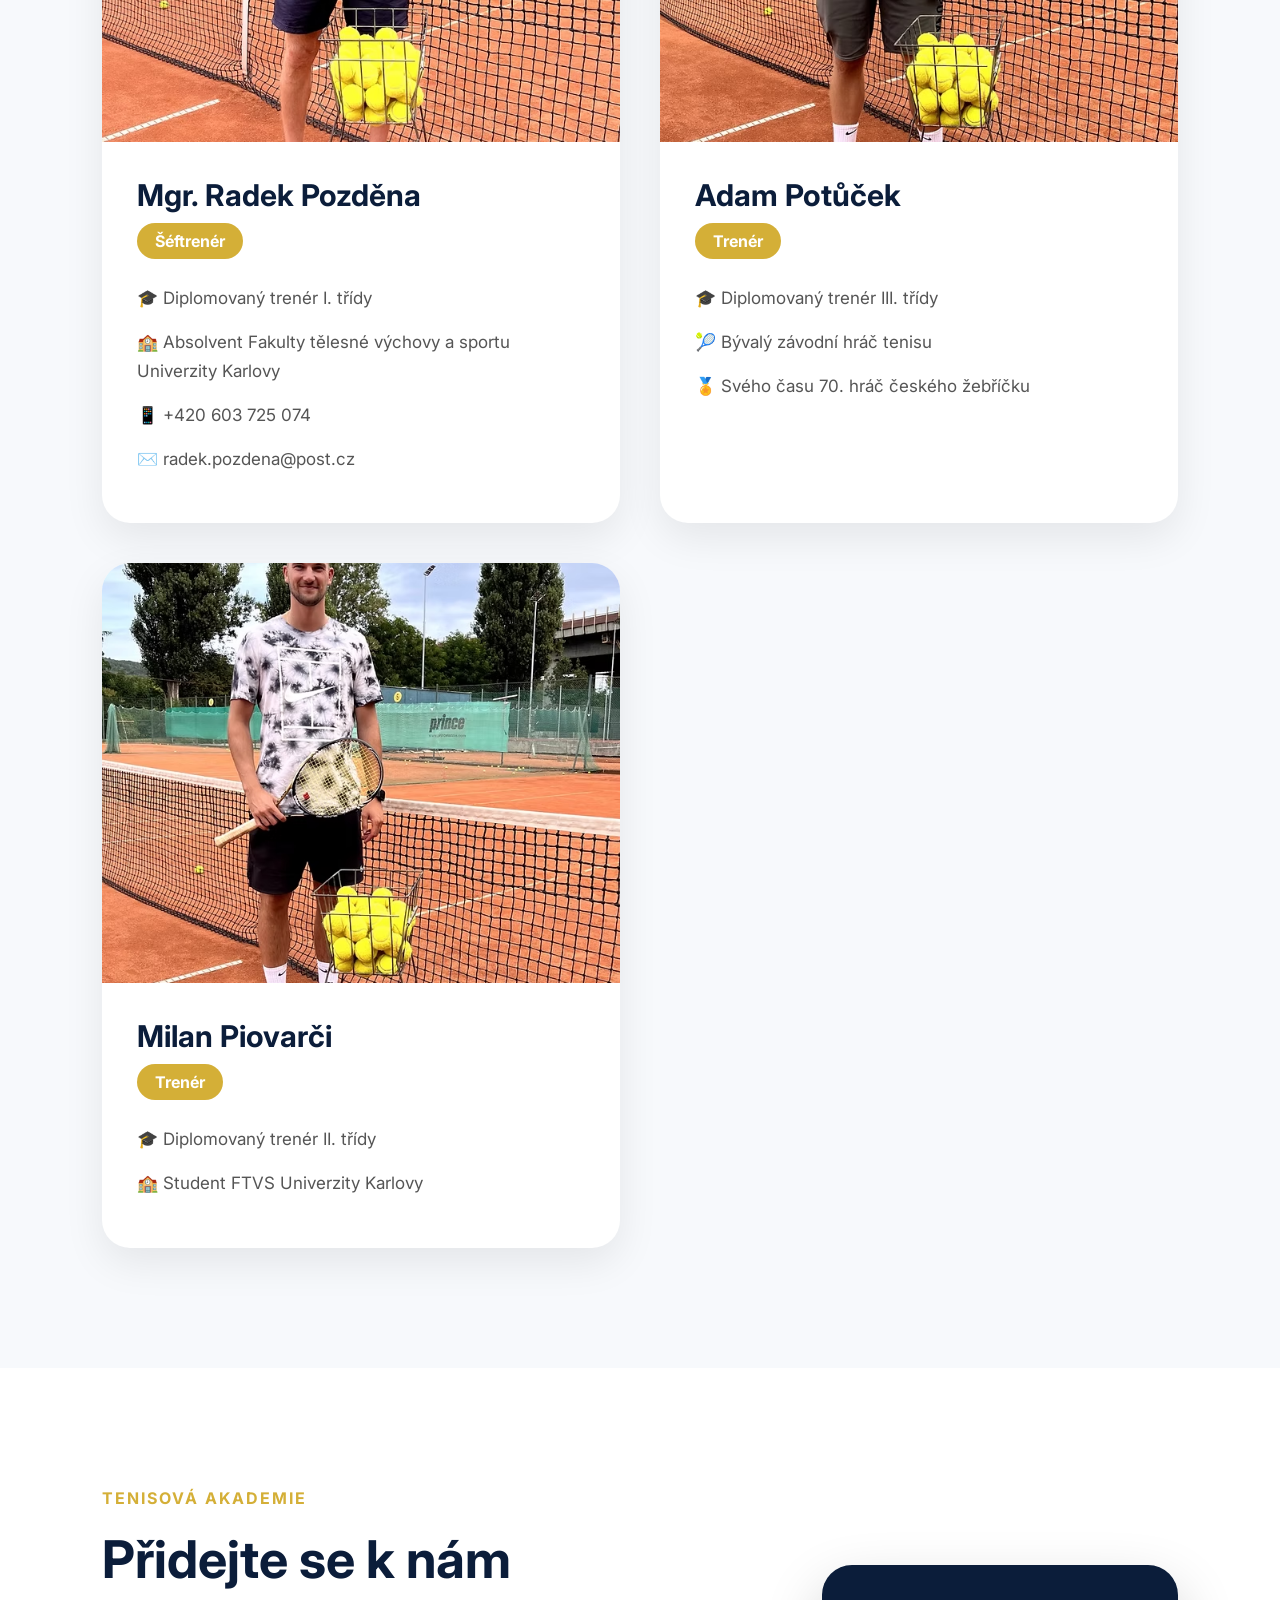
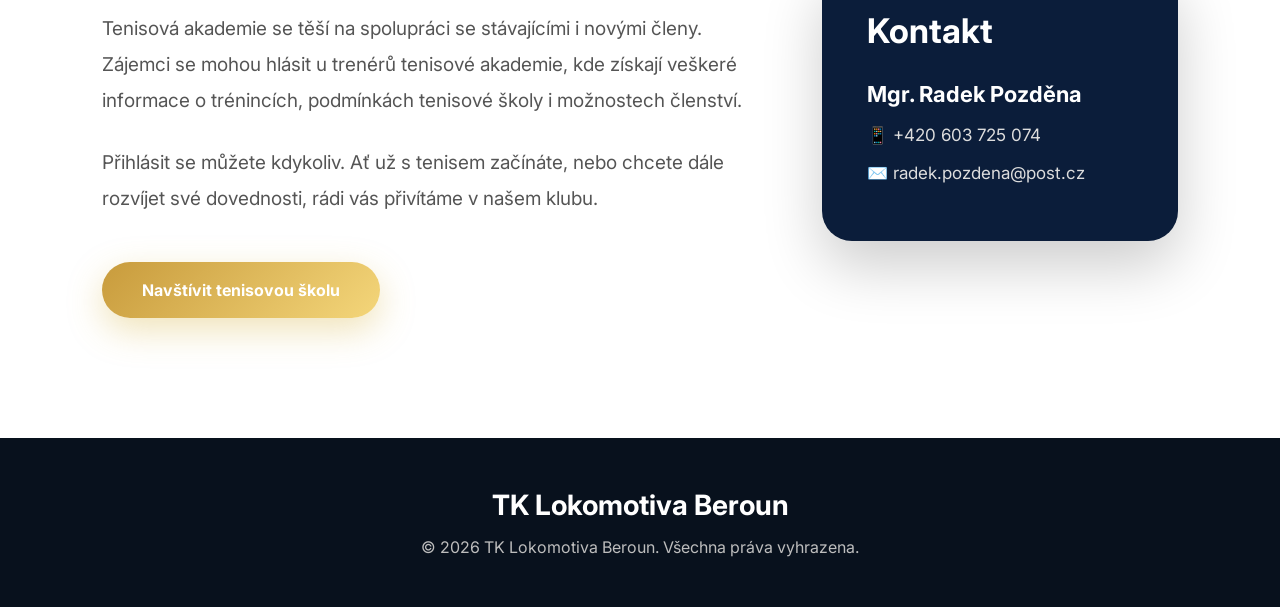
<file: treninky.html>
<!DOCTYPE html>
<html lang="cs">

<head>

<meta charset="UTF-8">
<meta name="viewport" content="width=device-width, initial-scale=1.0">

<title>Tréninky | TK Lokomotiva Beroun</title>
<link rel="icon" type="image/png" href="assets/images/favicon.png">
<link rel="preconnect" href="https://fonts.googleapis.com">
<link rel="preconnect" href="https://fonts.gstatic.com" crossorigin>

<link href="https://fonts.googleapis.com/css2?family=Inter:wght@300;400;500;600;700;800&display=swap" rel="stylesheet">

<link rel="stylesheet" href="css/style.css">
<link rel="stylesheet" href="css/navbar.css">
<link rel="stylesheet" href="css/buttons.css">
<link rel="stylesheet" href="css/treninky.css">
<link rel="stylesheet" href="css/responsive.css">
<link rel="stylesheet" href="css/loader.css">
<link rel="stylesheet" href="css/animations.css">
<link rel="stylesheet" href="css/cursor.css">
<link rel="stylesheet" href="css/hero.css">
</head>

<body>
<!-- Loader -->

<div id="loader">

<div class="loader-logo">
<img src="assets/images/logo.png">
</div>

<div class="loader-line"></div>

</div>

<!-- kurzor -->

<div class="cursor"></div>

<div class="cursor-outline"></div>

<header>

<nav class="navbar">

<div class="logo">

<img src="assets/images/logo.png">

<span>TK Lokomotiva Beroun</span>

</div>

<ul>

<li><a href="index.html">Domů</a></li>

<li><a href="o-klubu.html">O klubu</a></li>

<li><a href="treninky.html" class="active">Tréninky</a></li>

<li><a href="akce.html">Akce</a></li>

<li><a href="turnaje.html">Turnaje</a></li>

<li><a href="galerie.html">Galerie</a></li>

<li><a href="kontakt.html">Kontakt</a></li>

</ul>

<a href="rezervace.html" class="button">
    Rezervace
</a>

<div class="hamburger" id="hamburger">

<span></span>
<span></span>
<span></span>

</div>

</nav>

</header>

<section class="training-hero">

<div class="overlay"></div>

<div class="hero-content">

<h1>TRÉNINKY</h1>

<p>

Individuální i skupinové tréninky pro děti i dospělé

</p>

<h2>

Licencovaní trenéři • Moderní zázemí • Tenisová akademie

</h2>

</div>

</section>

<section class="training-intro">

<div class="container">

<h2>

Tenisová škola TK Lokomotiva Beroun

</h2>

<p>

Nabízíme individuální i skupinové tenisové kurzy a kempy pro děti i dospělé pod vedením našich licencovaných trenérů.

</p>

</div>

</section>

<section class="coaches">

<div class="section-title">

<span>NAŠI TRENÉŘI</span>

<h2>Poznejte náš trenérský tým</h2>

<p>

Zkušení trenéři s licencemi Českého tenisového svazu.

</p>

</div>

<div class="coach-grid">
<!-- Trenér 1 -->

<div class="coach-card">

    <img src="assets/images/coaches/radek.jpg" alt="Mgr. Radek Pozděna">

    <div class="coach-content">

        <h3>Mgr. Radek Pozděna</h3>

        <span>Šéftrenér</span>

        <ul>

            <li>🎓 Diplomovaný trenér I. třídy</li>

            <li>🏫 Absolvent Fakulty tělesné výchovy a sportu Univerzity Karlovy</li>

            <li>📱 +420 603 725 074</li>

            <li>✉️ radek.pozdena@post.cz</li>

        </ul>

    </div>

</div>

<!-- Trenér 2 -->

<div class="coach-card">

    <img src="assets/images/coaches/adam.jpg" alt="Adam Potůček">

    <div class="coach-content">

        <h3>Adam Potůček</h3>

        <span>Trenér</span>

        <ul>

            <li>🎓 Diplomovaný trenér III. třídy</li>

            <li>🎾 Bývalý závodní hráč tenisu</li>

            <li>🏅 Svého času 70. hráč českého žebříčku</li>

        </ul>

    </div>

</div>

<!-- Trenér 3 -->

<div class="coach-card">

    <img src="assets/images/coaches/milan.jpg" alt="Milan Piovarči">

    <div class="coach-content">

        <h3>Milan Piovarči</h3>

        <span>Trenér</span>

        <ul>

            <li>🎓 Diplomovaný trenér II. třídy</li>

            <li>🏫 Student FTVS Univerzity Karlovy</li>

        </ul>

    </div>

</div>

</div>

</section>
<section class="academy">

    <div class="academy-content">

        <span>TENISOVÁ AKADEMIE</span>

        <h2>Přidejte se k nám</h2>

        <p>

            Tenisová akademie se těší na spolupráci se stávajícími i novými členy.
            Zájemci se mohou hlásit u trenérů tenisové akademie, kde získají veškeré
            informace o trénincích, podmínkách tenisové školy i možnostech členství.

        </p>

        <p>

            Přihlásit se můžete kdykoliv. Ať už s tenisem začínáte,
            nebo chcete dále rozvíjet své dovednosti, rádi vás přivítáme
            v našem klubu.

        </p>

        <a href="https://www.tenisovaskolaberoun.cz"
           target="_blank"
           class="academy-button">

            Navštívit tenisovou školu

        </a>

    </div>

    <div class="academy-box">

        <h3>Kontakt</h3>

        <div class="contact-item">

            <strong>Mgr. Radek Pozděna</strong>

            <p>📱 +420 603 725 074</p>

            <p>✉️ radek.pozdena@post.cz</p>

        </div>
    </div>

</section>
        </div>

    </div>

</section>

<footer class="footer">

    <h3>TK Lokomotiva Beroun</h3>

    <p>

        © 2026 TK Lokomotiva Beroun.
        Všechna práva vyhrazena.

    </p>

</footer>

<script src="js/navbar.js"></script>

<script src="js/mobile-menu.js"></script>

<script src="js/loader.js"></script>

<script src="js/cursor.js"></script>
</body>
</html>
</file>
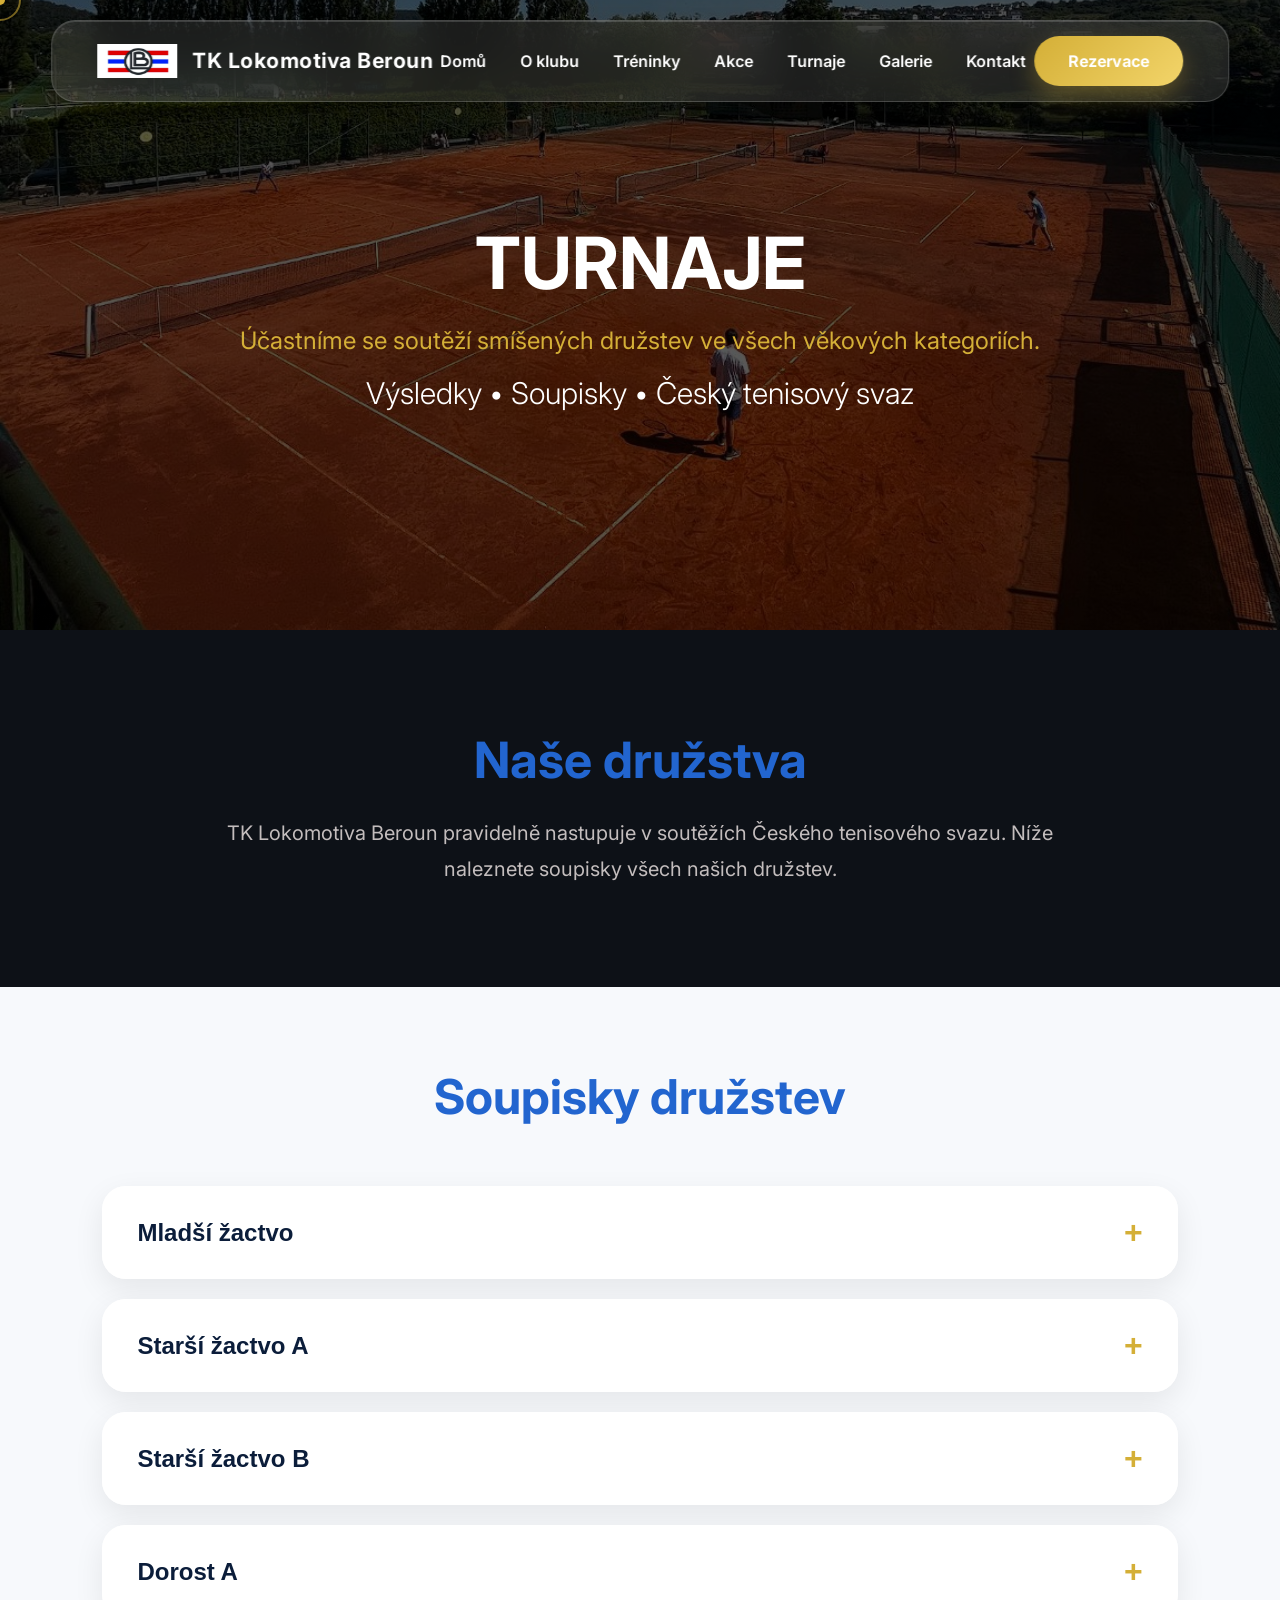
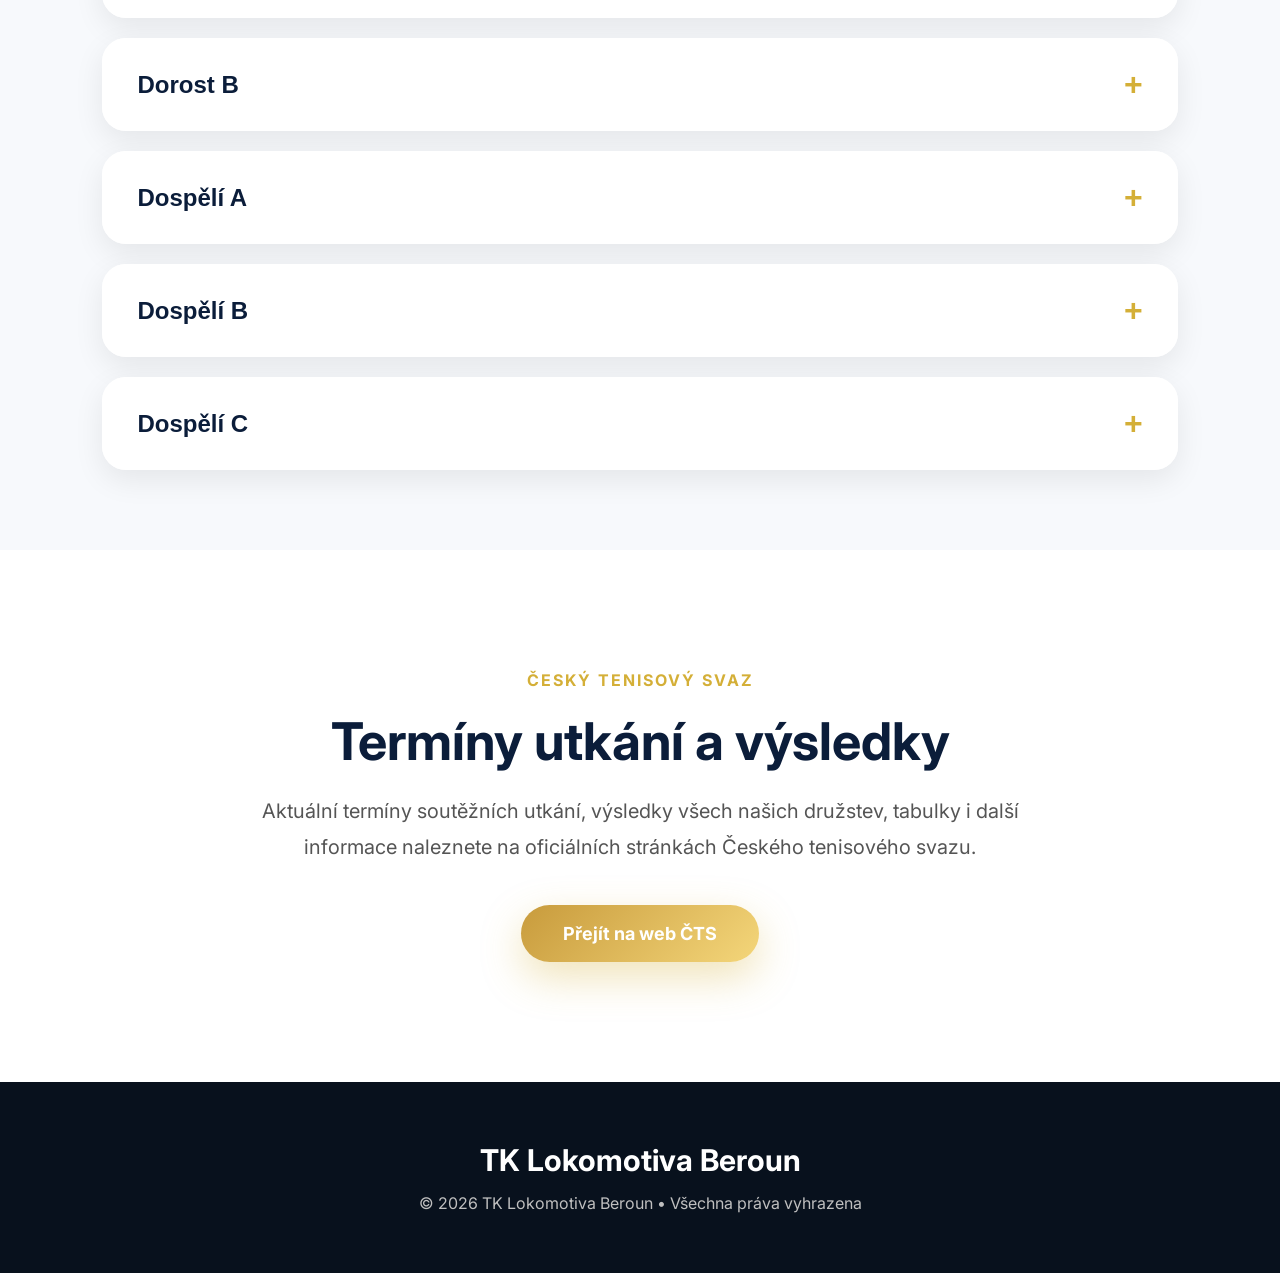
<file: turnaje.html>
<!DOCTYPE html>
<html lang="cs">

<head>

<meta charset="UTF-8">
<meta name="viewport" content="width=device-width, initial-scale=1.0">

<title>Turnaje | TK Lokomotiva Beroun</title>
<link rel="icon" type="image/png" href="assets/images/favicon.png">
<link rel="preconnect" href="https://fonts.googleapis.com">
<link rel="preconnect" href="https://fonts.gstatic.com" crossorigin>

<link href="https://fonts.googleapis.com/css2?family=Inter:wght@300;400;500;600;700;800&display=swap" rel="stylesheet">

<link rel="stylesheet" href="css/style.css">
<link rel="stylesheet" href="css/navbar.css">
<link rel="stylesheet" href="css/buttons.css">
<link rel="stylesheet" href="css/turnaje.css">
<link rel="stylesheet" href="css/responsive.css">
<link rel="stylesheet" href="css/animations.css">
<link rel="stylesheet" href="css/cursor.css">
<link rel="stylesheet" href="css/hero.css">
<link rel="stylesheet" href="css/loader.css">

</head>

<body>
<!-- Loader -->

<div id="loader">

<div class="loader-logo">
<img src="assets/images/logo.png">
</div>

<div class="loader-line"></div>

</div>

<!-- kurzor -->

<div class="cursor"></div>

<div class="cursor-outline"></div>

<header>

<nav class="navbar">

<div class="logo">

<img src="assets/images/logo.png">

<span>TK Lokomotiva Beroun</span>

</div>

<ul>

<li><a href="index.html">Domů</a></li>

<li><a href="o-klubu.html">O klubu</a></li>

<li><a href="treninky.html">Tréninky</a></li>

<li><a href="akce.html">Akce</a></li>

<li><a href="turnaje.html" class="active">Turnaje</a></li>

<li><a href="galerie.html">Galerie</a></li>

<li><a href="kontakt.html">Kontakt</a></li>

</ul>

<a href="rezervace.html" class="button">
    Rezervace
</a>

<div class="hamburger" id="hamburger">

<span></span>
<span></span>
<span></span>

</div>

</nav>

</header>

<section class="tournament-hero">

<div class="overlay"></div>

<div class="hero-content">

<h1>TURNAJE</h1>

<p>

Účastníme se soutěží smíšených družstev ve všech věkových kategoriích.

</p>

<h2>

Výsledky • Soupisky • Český tenisový svaz

</h2>

</div>

</section>

<section class="intro">

<div class="container">

<h2>Naše družstva</h2>

<p>

TK Lokomotiva Beroun pravidelně nastupuje v soutěžích Českého tenisového svazu.
Níže naleznete soupisky všech našich družstev.

</p>

</div>

</section>

<section class="teams">

<h2 class="section-title">

Soupisky družstev

</h2>

<div class="accordion">
<!-- Mladší žactvo -->

<div class="accordion-item">

<button class="accordion-header">

<span>Mladší žactvo</span>

<span class="plus">+</span>

</button>

<div class="accordion-content">

<div class="players">

<div>

<h3>Chlapci</h3>

<ol>

<li>Hadrava Erik</li>
<li>Halman Daniel</li>
<li>Trnka Matyáš</li>
<li>Bábela Rafael</li>

</ol>

</div>

<div>

<h3>Dívky</h3>

<ol start="21">

<li>Pavlisková Valerie</li>
<li>Pivcová Marie</li>
<li>Honomichlová Nicole</li>

</ol>

</div>

</div>

</div>

</div>

<!-- Starší žactvo A -->

<div class="accordion-item">

<button class="accordion-header">

<span>Starší žactvo A</span>

<span class="plus">+</span>

</button>

<div class="accordion-content">

<div class="players">

<div>

<h3>Chlapci</h3>

<ol>

<li>Hausmann Nicolas</li>
<li>Bláha Adam</li>
<li>Buňata Pavel</li>
<li>Trnka Matyáš</li>
<li>Hadrava Erik</li>
<li>Halman Daniel</li>
<li>Bábela Rafael</li>
<li>Tureček Jonáš</li>
<li>Komínek Oliver</li>
<li>Pohlídal Patrik</li>

</ol>

</div>

<div>

<h3>Dívky</h3>

<ol start="21">

<li>Šindelová Tereza</li>
<li>Žambochová Laura</li>
<li>Samková Simona</li>
<li>Pavlisková Valerie</li>
<li>Pivcová Marie</li>
<li>Aschermannová Agáta</li>

</ol>

</div>

</div>

</div>

</div>

<!-- Starší žactvo B -->

<div class="accordion-item">

<button class="accordion-header">

<span>Starší žactvo B</span>

<span class="plus">+</span>

</button>

<div class="accordion-content">

<div class="players">

<div>

<h3>Chlapci</h3>

<ol>

<li>Tureček Jonáš</li>
<li>Hadrava Erik</li>
<li>Halman Daniel</li>
<li>Bábela Rafael</li>
<li>Komínek Oliver</li>
<li>Pohlídal Patrik</li>

</ol>

</div>

<div>

<h3>Dívky</h3>

<ol start="21">

<li>Samková Simona</li>
<li>Pavlisková Valerie</li>
<li>Pivcová Marie</li>
<li>Aschermannová Agáta</li>
<li>Honomichlová Nicole</li>

</ol>

</div>

</div>

</div>

</div>

<!-- Dorost A -->

<div class="accordion-item">

<button class="accordion-header">

<span>Dorost A</span>

<span class="plus">+</span>

</button>

<div class="accordion-content">

<div class="players">

<div>

<h3>Chlapci</h3>

<ol>

<li>Plecitý Vít</li>
<li>Zýka Andreas</li>
<li>Plecitý Vilém</li>
<li>Hausmann Nicolas</li>
<li>Bláha Adam</li>
<li>Adámek Tomáš</li>
<li>Příhoda Martin</li>
<li>Tureček Jonáš</li>
<li>Halman Daniel</li>
<li>Bábela Rafael</li>
<li>Trnka Matyáš</li>
<li>Hadrava Erik</li>

</ol>

</div>

<div>

<h3>Dívky</h3>

<ol start="21">

<li>Beranová Emma</li>
<li>Pavlisková Viktorie</li>
<li>Šafrová Klaudie</li>
<li>Halamová Lada</li>
<li>Hrušková Anna</li>
<li>Pivcová Veronika</li>
<li>Pavlisková Valerie</li>
<li>Aschermannová Agáta</li>

</ol>

</div>

</div>

</div>

</div>

<!-- Dorost B -->

<div class="accordion-item">

<button class="accordion-header">

<span>Dorost B</span>

<span class="plus">+</span>

</button>

<div class="accordion-content">

<div class="players">

<div>

<h3>Chlapci</h3>

<ol>

<li>Adámek Tomáš</li>
<li>Příhoda Martin</li>
<li>Bláha Adam</li>
<li>Tureček Jonáš</li>
<li>Gladič Filip</li>
<li>Pohlídal Patrik</li>
<li>Komínek Oliver</li>
<li>Hadrava Erik</li>
<li>Halman Daniel</li>
<li>Trnka Matyáš</li>
<li>Bábela Rafael</li>

</ol>

</div>

<div>

<h3>Dívky</h3>

<ol start="21">

<li>Šafrová Klaudie</li>
<li>Halamová Lada</li>
<li>Hrušková Anna</li>
<li>Aschermannová Agáta</li>
<li>Pivcová Veronika</li>
<li>Pavlisková Valerie</li>

</ol>

</div>

</div>

</div>

</div>

<!-- Dospělí A -->

<div class="accordion-item">

<button class="accordion-header">

<span>Dospělí A</span>

<span class="plus">+</span>

</button>

<div class="accordion-content">

<div class="players">

<div>

<h3>Muži</h3>

<ol>

<li>Ricci Alessandro</li>
<li>Jirásek Milan</li>
<li>Potůček Adam</li>
<li>Sýkora Tadeáš</li>
<li>Loužecký Jan</li>
<li>Loužecký Josef</li>
<li>Pokorný Dominik</li>
<li>Piovarči Milan</li>
<li>Kincl Martin</li>
<li>Orság Miroslav</li>
<li>Plecitý Vít</li>

</ol>

</div>

<div>

<h3>Ženy</h3>

<ol start="21">

<li>Špalková Aneta</li>
<li>Přikrylová Kateřina</li>
<li>Beranová Emma</li>
<li>Kupková Lucie</li>
<li>Frojdová Jana</li>
<li>Hrušková Anna</li>
<li>Pavlisková Viktorie</li>
<li>Větrovská Gabriela</li>

</ol>

</div>

</div>

</div>

</div>

<!-- Dospělí B -->

<div class="accordion-item">

<button class="accordion-header">

<span>Dospělí B</span>

<span class="plus">+</span>

</button>

<div class="accordion-content">

<div class="players">

<div>

<h3>Muži</h3>

<ol>

<li>Loužecký Jan</li>
<li>Loužecký Josef</li>
<li>Pokorný Dominik</li>
<li>Piovarči Milan</li>
<li>Kincl Martin</li>
<li>Orság Miroslav</li>
<li>Plecitý Vít</li>
<li>Prokš Daniel</li>
<li>Sýkora Ivan</li>
<li>Maleček Pavel</li>
<li>Medřický Zdeněk</li>

</ol>

</div>

<div>

<h3>Ženy</h3>

<ol start="21">

<li>Beranová Emma</li>
<li>Kupková Lucie</li>
<li>Frojdová Jana</li>
<li>Hrušková Anna</li>
<li>Krajnikovská Anna</li>
<li>Pavlisková Viktorie</li>
<li>Větrovská Gabriela</li>
<li>Šafrová Klaudie</li>

</ol>

</div>

</div>

</div>

</div>

<!-- Dospělí C -->

<div class="accordion-item">

<button class="accordion-header">

<span>Dospělí C</span>

<span class="plus">+</span>

</button>

<div class="accordion-content">

<div class="players">

<div>

<h3>Muži</h3>

<ol>

<li>Prokš Daniel</li>
<li>Kincl Martin</li>
<li>Orság Miroslav</li>
<li>Plecitý Vít</li>
<li>Sýkora Ivan</li>
<li>Maleček Pavel</li>
<li>Medřický Zdeněk</li>
<li>Piovarčí Michal</li>
<li>Aschermann Ondra</li>
<li>Příhoda Martin</li>
<li>Hausmann Nicolas</li>
<li>Adámek Tomáš</li>

</ol>

</div>

<div>

<h3>Ženy</h3>

<ol start="21">

<li>Frojdová Jana</li>
<li>Hrušková Anna</li>
<li>Krajnikovská Anna</li>
<li>Pavlisková Viktorie</li>
<li>Větrovská Gabriela</li>
<li>Šafrová Klaudie</li>
<li>Pivcová Veronika</li>
<li>Pavlisková Valerie</li>

</ol>

</div>

</div>

</div>

</div>

</div>

</section>

<section class="results">

<div class="results-content">

<span>ČESKÝ TENISOVÝ SVAZ</span>

<h2>Termíny utkání a výsledky</h2>

<p>

Aktuální termíny soutěžních utkání, výsledky všech našich družstev,
tabulky i další informace naleznete na oficiálních stránkách
Českého tenisového svazu.

</p>

<a href="https://www.cztenis.cz"
target="_blank"
class="results-button">

Přejít na web ČTS

</a>

</div>

</section>

<footer class="footer">

<div class="footer-content">

<h3>TK Lokomotiva Beroun</h3>

<p>

© 2026 TK Lokomotiva Beroun • Všechna práva vyhrazena

</p>

</div>

</footer>

<script src="js/navbar.js"></script>

<script src="js/mobile-menu.js"></script>

<script src="js/accordion.js"></script>

<script src="js/cursor.js"></script>

<script src="js/loader.js"></script>
</body>

</html>
</file>
<file: css/style.css>
html{

    scroll-behavior:smooth;

}
*{
margin:0;
padding:0;
box-sizing:border-box;
}

html{
scroll-behavior:smooth;
}

body{

font-family:'Inter',sans-serif;

background:#fff;

overflow-x:hidden;

}

a{

text-decoration:none;

}

ul{

list-style:none;

}
body{

background:#0d1117;

}

::selection{

background:#D4AF37;

color:white;

}
</file>
<file: css/navbar.css>
/* ===== NAVBAR ===== */

.navbar{

position:fixed;

top:20px;

left:50%;

transform:translateX(-50%);

width:92%;

max-width:1500px;

height:82px;

display:flex;

justify-content:space-between;

align-items:center;

padding:0 45px;

border-radius:24px;

background:rgba(255,255,255,.10);

backdrop-filter:blur(20px);

-webkit-backdrop-filter:blur(20px);

border:1px solid rgba(255,255,255,.18);

box-shadow:

0 8px 32px rgba(0,0,0,.18),

inset 0 1px 0 rgba(255,255,255,.15);

z-index:999;

transition:.45s ease;

}

/* po scrollování */

.navbar.scrolled{

background:rgba(255,255,255,.92);

backdrop-filter:blur(24px);

box-shadow:

0 12px 40px rgba(0,0,0,.15);

}

.logo{

display:flex;

align-items:center;

gap:15px;

}

.logo img{

width: 80px;

transition:.4s;

}

.logo span{

font-size:21px;

font-weight:700;

color:white;

letter-spacing:.5px;

transition:.4s;

}

.navbar ul{

display:flex;

gap:34px;

}

.navbar ul li{

position:relative;

}

.navbar ul li a{

font-size:16px;

font-weight:600;

color:white;

transition:.35s;

}

/* podtržení */

.navbar ul li::after{

content:"";

position:absolute;

bottom:-8px;

left:0;

width:0;

height:2px;

background:#D4AF37;

transition:.35s;

}

.navbar ul li:hover::after{

width:100%;

}

.navbar ul li:hover a{

color:#D4AF37;

}

/* tlačítko */

.button{

padding:15px 34px;

border-radius:50px;

background:linear-gradient(

135deg,

#D4AF37,

#f3d56a

);

font-weight:700;

color:white;

transition:.35s;

box-shadow:

0 10px 25px rgba(212,175,55,.35);

}

.button:hover{

transform:translateY(-4px);

box-shadow:

0 18px 40px rgba(212,175,55,.45);

}

/* scroll */

.navbar.scrolled .logo span{

color:#111;

}

.navbar.scrolled ul li a{

color:#111;

}

.navbar.scrolled ul li:hover a{

color:#D4AF37;

}
/* ===========================
   HAMBURGER MENU
=========================== */

.hamburger{

display:none;

flex-direction:column;

justify-content:center;

gap:7px;

cursor:pointer;

z-index:1001;

}

.hamburger span{

width:32px;

height:3px;

background:white;

border-radius:20px;

transition:.35s;

}

/* Animace do X */

.hamburger.active span:nth-child(1){

transform:rotate(45deg) translate(7px,7px);

}

.hamburger.active span:nth-child(2){

opacity:0;

}

.hamburger.active span:nth-child(3){

transform:rotate(-45deg) translate(7px,-7px);

}
</file>
<file: css/hero.css>
.hero{

    position:relative;

    height:100vh;

    overflow:hidden;

    display:flex;

    justify-content:center;

    align-items:center;

}

.overlay{

position:absolute;

width:100%;

height:100%;

background:linear-gradient(

rgba(0,0,0,.60),

rgba(0,0,0,.55)

);

}

.hero-content{

position:relative;

z-index:2;

text-align:center;

color:white;

}

.hero h1{

font-size:72px;

font-weight:800;

letter-spacing:2px;

margin-bottom:20px;

}

.hero p{

font-size:24px;

margin-bottom:25px;

color:#D4AF37;

}

.hero h2{

font-size:32px;

font-weight:300;

margin-bottom:45px;

}

.buttons{

display:flex;

justify-content:center;

align-items:center;

gap:25px;

margin-top:50px;

flex-wrap:wrap;

}

.primary{

background:#D4AF37;

padding:18px 40px;

border-radius:50px;

color:white;

font-weight:700;

transition:.3s;

}

.primary:hover{

transform:translateY(-5px);

}

.secondary{

border:2px solid white;

padding:18px 40px;

border-radius:50px;

color:white;

transition:.3s;

}

.secondary:hover{

background:white;

color:black;

}

.scroll{

position:absolute;

bottom:40px;

left:50%;

transform:translateX(-50%);

font-size:34px;

color:white;

animation:float 2s infinite;

}

.hero-bg{

    position:absolute;

    inset:-5%;

    background:url("../assets/images/hero.jpg");

    background-size:cover;

    background-position:center;

    z-index:-2;

    transition:transform .2s linear;

    will-change:transform;

}
</file>
<file: css/animations.css>
@keyframes float{

0%{

transform:translate(-50%,0);

}

50%{

transform:translate(-50%,12px);

}

100%{

transform:translate(-50%,0);

}

}
</file>
<file: css/responsive.css>
/* =========================
   TABLET
========================= */

@media (max-width: 1100px) {

    .hero h1 {
        font-size: 48px;
    }

    .hero h2 {
        font-size: 24px;
    }

    .buttons {
        flex-direction: column;
    }
}


/* =========================
   MOBILE
========================= */

@media (max-width: 900px) {

    .navbar {
        padding: 0 25px;
        height: 72px;
    }

    .navbar ul {
        position: absolute;

        top: calc(100% + 10px);
        right: 0;

        width: 280px;
        height: auto;

        padding: 35px 0;

        display: flex;
        flex-direction: column;
        justify-content: center;
        align-items: center;

        gap: 28px;

        background: rgba(10, 20, 40, 0.97);

        backdrop-filter: blur(18px);
        -webkit-backdrop-filter: blur(18px);

        border-radius: 20px;

        opacity: 0;
        visibility: hidden;
        pointer-events: none;

        transform: translateY(-15px);

        transition:
            opacity .35s ease,
            transform .35s ease,
            visibility .35s ease;
    }

    .navbar ul.active {
        opacity: 1;
        visibility: visible;
        pointer-events: auto;

        transform: translateY(0);
    }

    .navbar ul li a {
        font-size: 20px;
        color: white;
    }

    .navbar ul li::after {
        display: none;
    }

    .button {
        display: none;
    }

    .hamburger {
        display: flex;
    }

}


/* =========================
   TOUCH DEVICES
========================= */

@media (pointer: coarse) {

    body {
        cursor: auto;
    }

    .cursor,
    .cursor-outline {
        display: none;
    }

}
</file>
<file: css/loader.css>
/* ===== PAGE LOADER ===== */

#loader{

position:fixed;

top:0;

left:0;

width:100%;

height:100vh;

background:#09111c;

display:flex;

flex-direction:column;

justify-content:center;

align-items:center;

z-index:99999;

transition:opacity .8s ease,visibility .8s ease;

}

#loader.hidden{

opacity:0;

visibility:hidden;

}

.loader-logo img{

width:140px;

animation:pulse 2s infinite;

}

.loader-line{

margin-top:40px;

width:220px;

height:4px;

border-radius:50px;

background:rgba(255,255,255,.15);

overflow:hidden;

position:relative;

}

.loader-line::before{

content:"";

position:absolute;

left:-100%;

width:100%;

height:100%;

background:linear-gradient(

90deg,

transparent,

#D4AF37,

transparent

);

animation:loading 1.8s infinite;

}

@keyframes loading{

0%{

left:-100%;

}

100%{

left:100%;

}

}

@keyframes pulse{

0%{

transform:scale(1);

}

50%{

transform:scale(1.08);

}

100%{

transform:scale(1);

}

}
</file>
<file: css/buttons.css>
/* ===================================
   PREMIUM BUTTONS
=================================== */

.primary,
.secondary{

position:relative;

display:inline-flex;

justify-content:center;

align-items:center;

padding:18px 42px;

border-radius:60px;

font-size:16px;

font-weight:700;

letter-spacing:.5px;

overflow:hidden;

cursor:pointer;

transition:.45s ease;

}

/* Zlaté tlačítko */

.primary{

background:linear-gradient(
135deg,
#C89B3C,
#F4D67A
);

color:white;

box-shadow:

0 12px 35px rgba(212,175,55,.35);

}

/* Bílý odlesk */

.primary::before{

content:"";

position:absolute;

top:0;

left:-120%;

width:60%;

height:100%;

background:linear-gradient(

90deg,

transparent,

rgba(255,255,255,.75),

transparent

);

transform:skewX(-25deg);

transition:.8s;

}

.primary:hover::before{

left:160%;

}

.primary:hover{

transform:translateY(-5px);

box-shadow:

0 18px 45px rgba(212,175,55,.55);

}

/* Glass tlačítko */

.secondary{

background:rgba(255,255,255,.08);

border:1px solid rgba(255,255,255,.35);

backdrop-filter:blur(18px);

-webkit-backdrop-filter:blur(18px);

color:white;

}
</file>
<file: css/cursor.css>
/* ===== PREMIUM CURSOR ===== */

body{
    cursor:none;
}

.cursor{
    position:fixed;
    width:10px;
    height:10px;
    background:#D4AF37;
    border-radius:50%;
    pointer-events:none;
    z-index:99999;
    transform:translate(-50%,-50%);
}

.cursor-outline{
    position:fixed;
    width:42px;
    height:42px;
    border:2px solid rgba(212,175,55,.55);
    border-radius:50%;
    pointer-events:none;
    z-index:99998;
    transform:translate(-50%,-50%);
    transition:
        width .25s,
        height .25s,
        border-color .25s;
}

.cursor-hover{
    width:70px;
    height:70px;
    border-color:#D4AF37;
}
</file>
<file: css/akce.css>
/* ===== Hero ===== */

.hero{

    position: relative;
    height: 70vh;

    background:
        linear-gradient(rgba(0,0,0,.45), rgba(0,0,0,.55)),
        url("../assets/images/akce-hero.jpg");

    background-size: cover;
    background-position: center;
    background-repeat: no-repeat;

    display: flex;
    justify-content: center;
    align-items: center;

    overflow: hidden;

}

.hero-content{

    position: relative;
    z-index: 2;
    text-align: center;
    color: white;

}

.hero-content h1{

    font-size: 4rem;
    margin-bottom: 20px;

}

.hero-content p{

    font-size: 1.3rem;
    color: rgba(255,255,255,.9);

}

/* ===========================================
   AKCE | TK Lokomotiva Beroun
=========================================== */

.events{

    max-width:1300px;
    margin:auto;
    padding:90px 30px;

}

.events h2{

    text-align:center;
    font-size:2.8rem;
    color:#d4af37;
    margin-bottom:20px;
    font-weight:700;

}

.events p{

    text-align:center;
    color:#d7d7d7;
    max-width:800px;
    margin:0 auto 60px;
    line-height:1.8;
    font-size:1.1rem;

}

/* Oddělení sekcí */

.archive{

    margin-top:100px;
    padding-top:100px;

    border-top:1px solid rgba(255,255,255,.08);

}

/* Glass efekt */

.event-card{

    background:rgba(255,255,255,.05);

    backdrop-filter:blur(18px);

    -webkit-backdrop-filter:blur(18px);

    border:1px solid rgba(255,255,255,.08);

    border-radius:22px;

    overflow:hidden;

    transition:.4s;

    box-shadow:0 18px 45px rgba(0,0,0,.35);

}

.event-card:hover{

    transform:translateY(-8px);

    box-shadow:0 30px 60px rgba(0,0,0,.45);

}

/* Grid */

.events-grid{

    display:grid;

    grid-template-columns:repeat(auto-fit,minmax(360px,1fr));

    gap:35px;

}

/* Obrázky */

.event-card img{

    width:100%;

    display:block;

    object-fit:cover;

}

/* Text */

.event-content{

    padding:28px;

}

.event-content h3{

    color:white;

    font-size:1.6rem;

    margin-bottom:15px;

}

.event-content p{

    margin:0;

    text-align:left;

    color:#cfcfcf;

}

/* Tlačítko */

.event-button{

    display:inline-block;

    margin-top:30px;

    padding:15px 34px;

    border-radius:999px;

    background:linear-gradient(135deg,#d4af37,#b8860b);

    color:white;

    text-decoration:none;

    font-weight:600;

    transition:.35s;

}

.event-button:hover{

    transform:translateY(-3px) scale(1.05);

    box-shadow:0 12px 30px rgba(212,175,55,.35);

}

/* Nadpisy */

.section-title{

    text-align:center;

    margin-bottom:60px;

}

.section-title span{

    color:#d4af37;

    letter-spacing:3px;

    text-transform:uppercase;

    font-size:.9rem;

}

.section-title h2{

    margin-top:12px;

}

/* Mobil */

@media(max-width:900px){

.events{

padding:70px 20px;

}

.events h2{

font-size:2.1rem;

}

.event-content{

padding:22px;

}

.event-content h3{

font-size:1.35rem;

}

.event-button{

width:100%;

text-align:center;

}

}
/* =========================
   AKCE
========================= */

.events,
.future-events,
.archive {

    max-width: 1250px;
    margin: 90px auto;
    padding: 0 25px;

}

.events h2,
.future-events h2,
.archive h2{

    text-align:center;
    font-size:2.5rem;
    margin-bottom:15px;
    color:#d4af37;

}

.section-text{

    text-align:center;
    color:#cfcfcf;
    max-width:850px;
    margin:0 auto 50px;
    line-height:1.8;
    font-size:1.05rem;

}

.events-grid{

    display:grid;
    grid-template-columns:repeat(auto-fit,minmax(420px,1fr));
    gap:35px;

}

.event-card{

    background:rgba(255,255,255,.06);
    backdrop-filter:blur(18px);
    border:1px solid rgba(255,255,255,.08);
    border-radius:24px;
    overflow:hidden;
    transition:.35s;
    box-shadow:0 15px 45px rgba(0,0,0,.25);

}

.event-card:hover{

    transform:translateY(-10px);
    box-shadow:0 25px 55px rgba(0,0,0,.35);

}

.event-card img{

    width:100%;
    height:500px;
    object-fit:cover;
    display:block;

}

.event-content{

    padding:30px;

}

.event-content h3{

    font-size:1.6rem;
    margin-bottom:15px;
    color:white;

}

.event-content p{

    color:#d6d6d6;
    line-height:1.8;
    margin-bottom:30px;

}
.btn-primary{

    display:inline-block;
    padding:15px 34px;
    border-radius:40px;
    background:linear-gradient(135deg,#d4af37,#b8860b);
    color:white;
    text-decoration:none;
    font-weight:700;
    transition:.3s;

}

.btn-primary:hover{

    transform:scale(1.05);

}

.coming-soon-card,
.archive-card{

    background:rgba(255,255,255,.05);
    border-radius:24px;
    padding:45px;
    text-align:center;
    backdrop-filter:blur(14px);
    border:1px solid rgba(255,255,255,.08);
    box-shadow:0 12px 35px rgba(0,0,0,.2);

}

.coming-soon-card h3,
.archive-card h3{

    color:#d4af37;
    margin-bottom:15px;
    font-size:1.8rem;

}

.coming-soon-card p,
.archive-card p{

    color:#d5d5d5;
    line-height:1.8;

}

@media(max-width:768px){

.events-grid{

grid-template-columns:1fr;

}

.event-card img{

height:360px;

}

.events h2,
.future-events h2,
.archive h2{

font-size:2rem;

}

}
/* ===== Rychlá navigace ===== */

.quick-navigation{

    max-width:1300px;
    margin:70px auto;
    padding:0 20px;

    display:grid;
    grid-template-columns:repeat(auto-fit,minmax(240px,1fr));
    gap:25px;

}

.quick-card{

    text-decoration:none;
    text-align:center;

    background:rgba(255,255,255,.05);

    backdrop-filter:blur(15px);

    border-radius:22px;

    padding:40px 25px;

    transition:.35s;

    border:1px solid rgba(255,255,255,.08);

}

.quick-card:hover{

    transform:translateY(-10px);

    box-shadow:0 20px 45px rgba(0,0,0,.3);

}

.quick-card span{

    font-size:3rem;

    display:block;

    margin-bottom:20px;

}

.quick-card h3{

    color:white;

    margin-bottom:10px;

}

.quick-card p{

    color:#bdbdbd;

}
</file>
<file: css/galerie.css>
.gallery-hero{

height:70vh;

background:url("../assets/images/galerie/foto1.jpg");

background-size:cover;

background-position:center;

display:flex;

justify-content:center;

align-items:center;

position:relative;

}

.gallery-hero .overlay{

position:absolute;

inset:0;

background:linear-gradient(rgba(0,0,0,.55),rgba(0,0,0,.7));

}

.gallery-hero .hero-content{

position:relative;

z-index:2;

text-align:center;

color:white;

}

.gallery-hero h1{

font-size:72px;

margin-bottom:20px;

}

.gallery-hero p{

font-size:24px;

color:#D4AF37;

margin-bottom:20px;

}

.gallery-hero h2{

font-size:30px;

font-weight:300;

}

.gallery-intro{

padding:90px 8%;

text-align:center;

}

.gallery-intro h2{

font-size:52px;

margin-bottom:25px;

color:#245ebb;

}

.gallery-intro p{

max-width:800px;

margin:auto;

font-size:20px;

line-height:1.8;

color:#d6d3d3;

}

.gallery{

padding:40px 8% 120px;

background:#f7f9fc;

}

.gallery-grid{

display:grid;

grid-template-columns:repeat(auto-fit,minmax(320px,1fr));

gap:25px;

}
/* ==========================
   GALLERY
========================== */

.gallery-item{

overflow:hidden;

border-radius:24px;

cursor:pointer;

box-shadow:0 15px 35px rgba(0,0,0,.12);

transition:.35s;

background:white;

}

.gallery-item:hover{

transform:translateY(-8px);

box-shadow:0 25px 50px rgba(0,0,0,.18);

}

.gallery-item img{

width:100%;

height:300px;

object-fit:cover;

display:block;

transition:transform .5s;

}

.gallery-item:hover img{

transform:scale(1.08);

}
/* ==========================
   LIGHTBOX
========================== */

.lightbox{

position:fixed;

inset:0;

background:rgba(0,0,0,.95);

display:none;

justify-content:center;

align-items:center;

z-index:99999;

}

.lightbox.active{

display:flex;

}

.lightbox img{

max-width:90%;

max-height:85%;

border-radius:20px;

box-shadow:0 30px 60px rgba(0,0,0,.4);

}

.lightbox button{

position:absolute;

background:rgba(255,255,255,.15);

border:none;

color:white;

width:60px;

height:60px;

border-radius:50%;

font-size:30px;

cursor:pointer;

transition:.3s;

}

.lightbox button:hover{

background:#D4AF37;

}

.close{

top:30px;

right:30px;

}

.prev{

left:30px;

}

.next{

right:30px;

}

@media(max-width:768px){

.prev{

left:10px;

}

.next{

right:10px;

}

.close{

top:15px;

right:15px;

}

.lightbox button{

width:50px;

height:50px;

font-size:24px;

}

}
/* ===========================
   FOOTER
=========================== */

.footer{

padding:50px;

background:#08111d;

text-align:center;

color:white;

}

.footer h3{

margin-bottom:15px;

font-size:28px;

}

.footer p{

color:#bdbdbd;

}
</file>
<file: css/kontakt.css>
.contact-hero{

height:70vh;

background:url("../assets/images/kontakt.jpg");

background-size:cover;

background-position:center;

display:flex;

justify-content:center;

align-items:center;

position:relative;

}

.contact-hero .overlay{

position:absolute;

inset:0;

background:linear-gradient(rgba(0,0,0,.55),rgba(0,0,0,.7));

}

.hero-content{

position:relative;

z-index:2;

text-align:center;

color:white;

}

.hero-content h1{

font-size:72px;

margin-bottom:20px;

}

.hero-content p{

font-size:24px;

color:#D4AF37;

margin-bottom:20px;

}

.hero-content h2{

font-size:30px;

font-weight:300;

}

.contact-info{

padding:120px 8%;

display:grid;

grid-template-columns:1fr 1.3fr;

gap:50px;

align-items:center;

}

.contact-card{

background:white;

padding:45px;

border-radius:30px;

box-shadow:0 20px 50px rgba(0,0,0,.08);

}

.contact-card h2{

margin-bottom:35px;

font-size:42px;

color:#0B1D3A;

}

.contact-card p{

font-size:19px;

line-height:1.9;

margin-bottom:30px;

color:#555;

}

.map-card iframe{

width:100%;

height:550px;

border:none;

border-radius:30px;

box-shadow:0 20px 50px rgba(0,0,0,.12);

}
/* ===========================
   DIRECTIONS
=========================== */

.directions{

padding:120px 8%;

background:#f7f9fc;

}

.section-title{

text-align:center;

max-width:850px;

margin:auto;

margin-bottom:70px;

}

.section-title span{

color:#D4AF37;

font-weight:700;

letter-spacing:2px;

}

.section-title h2{

font-size:52px;

margin:20px 0;

color:#0B1D3A;

}

.section-title p{

font-size:20px;

line-height:1.8;

color:#666;

}

.steps{

display:grid;

grid-template-columns:repeat(auto-fit,minmax(300px,1fr));

gap:35px;

}

.step{

background:white;

padding:45px;

border-radius:28px;

box-shadow:0 15px 35px rgba(0,0,0,.08);

transition:.35s;

}

.step:hover{

transform:translateY(-10px);

box-shadow:0 25px 50px rgba(0,0,0,.15);

}

.number{

width:65px;

height:65px;

background:linear-gradient(135deg,#C89B3C,#F4D67A);

border-radius:50%;

display:flex;

justify-content:center;

align-items:center;

font-size:28px;

font-weight:700;

color:white;

margin-bottom:25px;

}

.step h3{

margin-bottom:20px;

font-size:28px;

color:#0B1D3A;

}

.step p{

font-size:18px;

line-height:1.8;

color:#555;

}
/* ===========================
   FOOTER
=========================== */

.footer{

padding:50px;

background:#08111d;

text-align:center;

color:white;

}

.footer h3{

margin-bottom:15px;

font-size:28px;

}

.footer p{

color:#bdbdbd;

}
</file>
<file: css/about.css>
.about-hero{

height:70vh;

background:url("../assets/images/club.jpg");

background-size:cover;

background-position:center;

display:flex;

justify-content:center;

align-items:center;

position:relative;

}

.about-overlay{

position:absolute;

width:100%;

height:100%;

background:linear-gradient(

rgba(0,0,0,.55),

rgba(0,0,0,.65)

);

}

.about-content{

position:relative;

z-index:2;

text-align:center;

color:white;

}

.about-content h1{

font-size:72px;

font-weight:800;

margin-bottom:20px;

}

.about-content p{

font-size:24px;

color:#D4AF37;

margin-bottom:20px;

}

.about-content h2{

font-size:34px;

font-weight:300;

}

.about-intro{

max-width:1400px;

margin:120px auto;

display:grid;

grid-template-columns:1.2fr .8fr;

gap:70px;

align-items:center;

padding:0 50px;

}

.about-image img{

width:100%;

border-radius:30px;

box-shadow:0 25px 60px rgba(0,0,0,.25);

}

.opening-hours{

padding:45px;

border-radius:30px;

background:rgba(255, 255, 255, 0.441);

backdrop-filter:blur(18px);

border:1px solid rgba(255,255,255,.18);

box-shadow:0 20px 50px rgba(0,0,0,.12);

}

.opening-hours h2{

font-size:40px;

margin-bottom:10px;

}

.opening-hours h3{

color:#D4AF37;

margin-bottom:40px;

}

.hours{

display:flex;

justify-content:space-between;

}

.hours strong{

font-size:22px;

}

.hours p{

margin-top:10px;

font-size:18px;

line-height:1.8;

}
/* ===================================
   FEATURES
=================================== */

.features{

padding:120px 8%;

background:#f7f9fc;

}

.section-title{

text-align:center;

max-width:800px;

margin:auto;

margin-bottom:70px;

}

.section-title span{

color:#D4AF37;

font-weight:700;

letter-spacing:2px;

}

.section-title h2{

font-size:52px;

margin:20px 0;

color:#0B1D3A;

}

.section-title p{

font-size:19px;

color:#666;

line-height:1.8;

}

.feature-grid{

display:grid;

grid-template-columns:repeat(auto-fit,minmax(280px,1fr));

gap:35px;

}

.feature-card{

background:white;

padding:40px;

border-radius:24px;

transition:.4s;

box-shadow:0 10px 30px rgba(0,0,0,.08);

}

.feature-card:hover{

transform:translateY(-12px);

box-shadow:0 25px 50px rgba(0,0,0,.15);

}

.icon{

font-size:55px;

margin-bottom:25px;

}

.feature-card h3{

margin-bottom:15px;

font-size:26px;

color:#0B1D3A;

}

.feature-card p{

line-height:1.8;

color:#666;

}
/* ===========================
   FOOTER
=========================== */

.footer{

padding:50px;

background:#08111d;

text-align:center;

color:white;

}

.footer h3{

margin-bottom:15px;

font-size:28px;

}

.footer p{

color:#bdbdbd;

}
</file>
<file: css/treninky.css>
.training-hero{

height:70vh;

background:url("../assets/images/treninky.jpg");

background-size:cover;

background-position:center;

display:flex;

justify-content:center;

align-items:center;

position:relative;

}

.training-hero .overlay{

position:absolute;

inset:0;

background:linear-gradient(rgba(0,0,0,.55),rgba(0,0,0,.65));

}

.training-hero .hero-content{

position:relative;

z-index:2;

text-align:center;

color:white;

}

.training-hero h1{

font-size:72px;

font-weight:800;

margin-bottom:20px;

}

.training-hero p{

font-size:26px;

color:#D4AF37;

margin-bottom:20px;

}

.training-hero h2{

font-size:30px;

font-weight:300;

}

.training-intro{

padding:100px 8%;

text-align:center;

background:white;

}

.training-intro h2{

font-size:48px;

color:#0B1D3A;

margin-bottom:25px;

}

.training-intro p{

max-width:900px;

margin:auto;

font-size:20px;

line-height:1.8;

color:#555;

}

.coaches{

padding:120px 8%;

background:#f7f9fc;

}

.section-title{

text-align:center;

margin-bottom:70px;

}

.section-title span{

color:#D4AF37;

font-weight:700;

letter-spacing:2px;

}

.section-title h2{

font-size:52px;

margin:20px 0;

color:#0B1D3A;

}

.section-title p{

font-size:19px;

color:#666;

}

.coach-grid{

display:grid;

grid-template-columns:repeat(auto-fit,minmax(340px,1fr));

gap:40px;

}
/* ================================
   COACH CARDS
================================ */

.coach-card{

background:white;

border-radius:28px;

overflow:hidden;

box-shadow:0 15px 40px rgba(0,0,0,.08);

transition:.4s;

}

.coach-card:hover{

transform:translateY(-12px);

box-shadow:0 25px 60px rgba(0,0,0,.15);

}

.coach-card img{

width:100%;

height:420px;

object-fit:cover;

display:block;

}

.coach-content{

padding:35px;

}

.coach-content h3{

font-size:30px;

color:#0B1D3A;

margin-bottom:10px;

}

.coach-content span{

display:inline-block;

margin-bottom:25px;

padding:8px 18px;

background:#D4AF37;

color:white;

font-weight:700;

border-radius:30px;

}

.coach-content ul{

list-style:none;

padding:0;

}

.coach-content li{

margin-bottom:15px;

line-height:1.7;

font-size:17px;

color:#555;

}
/* ===========================
   TENISOVÁ AKADEMIE
=========================== */

.academy{

padding:120px 8%;

display:grid;

grid-template-columns:1.3fr .7fr;

gap:60px;

align-items:center;

background:white;

}

.academy span{

color:#D4AF37;

font-weight:700;

letter-spacing:2px;

}

.academy h2{

font-size:52px;

margin:20px 0;

color:#0B1D3A;

}

.academy p{

font-size:19px;

line-height:1.9;

color:#555;

margin-bottom:25px;

}

.academy-button{

display:inline-block;

margin-top:20px;

padding:18px 40px;

border-radius:50px;

background:linear-gradient(135deg,#C89B3C,#F4D67A);

color:white;

font-weight:700;

transition:.35s;

box-shadow:0 12px 35px rgba(212,175,55,.35);

}

.academy-button:hover{

transform:translateY(-5px);

}

.academy-box{

padding:45px;

border-radius:30px;

background:#0B1D3A;

color:white;

box-shadow:0 25px 60px rgba(0,0,0,.2);

}

.academy-box h3{

font-size:34px;

margin-bottom:30px;

}

.contact-item{

padding-bottom:25px;

margin-bottom:25px;

border-bottom:1px solid rgba(255,255,255,.2);

}

.contact-item:last-child{

border:none;

margin-bottom:0;

padding-bottom:0;

}

.contact-item strong{

display:block;

margin-bottom:12px;

font-size:22px;

}

.contact-item p{

color:#ddd;

margin:6px 0;

font-size:17px;

}

/* ===========================
   FOOTER
=========================== */

.footer{

padding:50px;

background:#08111d;

text-align:center;

color:white;

}

.footer h3{

margin-bottom:15px;

font-size:28px;

}

.footer p{

color:#bdbdbd;

}
</file>
<file: css/turnaje.css>
.tournament-hero{

height:70vh;

background:url("../assets/images/turnaje.jpg");

background-size:cover;

background-position:center;

display:flex;

justify-content:center;

align-items:center;

position:relative;

}

.tournament-hero .overlay{

position:absolute;

inset:0;

background:linear-gradient(rgba(0, 0, 0, 0.65),rgba(0, 0, 0, 0.65));

}

.tournament-hero .hero-content{

position:relative;

z-index:2;

text-align:center;

color:white;

}

.tournament-hero h1{

font-size:72px;

margin-bottom:20px;

}

.tournament-hero p{

font-size:24px;

color:#D4AF37;

margin-bottom:20px;

}

.tournament-hero h2{

font-size:30px;

font-weight:300;

}

.intro{

padding:100px 8%;

text-align:center;

}

.intro h2{

font-size:50px;

margin-bottom:25px;

color:#2265cf;

}

.intro p{

font-size:20px;

line-height:1.8;

max-width:900px;

margin:auto;

color:#c3bdbd;

}

.teams{

padding:80px 8%;

background:#f7f9fc;

}

.section-title{

text-align:center;

font-size:48px;

margin-bottom:60px;

color:#2265cf;

}

.accordion{

max-width:1200px;

margin:auto;

display:flex;

flex-direction:column;

gap:20px;

}
/* ==========================
   ACCORDION
========================== */

.accordion-item{

background:white;

border-radius:24px;

overflow:hidden;

box-shadow:0 10px 30px rgba(0,0,0,.08);

transition:.3s;

}

.accordion-item:hover{

box-shadow:0 20px 45px rgba(0,0,0,.15);

}

.accordion-header{

width:100%;

padding:28px 35px;

display:flex;

justify-content:space-between;

align-items:center;

background:white;

border:none;

cursor:pointer;

font-size:24px;

font-weight:700;

color:#0B1D3A;

}

.plus{

font-size:32px;

color:#D4AF37;

transition:.3s;

}

.accordion-item.active .plus{

transform:rotate(45deg);

}

.accordion-content{

max-height:0;

overflow:hidden;

transition:max-height .45s ease;

background:#fafafa;

}

.players{

display:grid;

grid-template-columns:1fr 1fr;

gap:60px;

padding:40px;

}

.players h3{

margin-bottom:20px;

font-size:26px;

color:#0B1D3A;

}

.players ol{

padding-left:20px;

line-height:2;

font-size:18px;

color:#555;

}
/* ==========================
   RESULTS
========================== */

.results{

padding:120px 8%;

background:white;

text-align:center;

}

.results span{

color:#D4AF37;

font-weight:700;

letter-spacing:2px;

}

.results h2{

font-size:52px;

margin:20px 0;

color:#0B1D3A;

}

.results p{

max-width:850px;

margin:0 auto 40px;

font-size:20px;

line-height:1.8;

color:#555;

}

.results-button{

display:inline-block;

padding:18px 42px;

background:linear-gradient(135deg,#C89B3C,#F4D67A);

color:white;

font-size:18px;

font-weight:700;

text-decoration:none;

border-radius:50px;

box-shadow:0 15px 40px rgba(212,175,55,.35);

transition:.35s;

}

.results-button:hover{

transform:translateY(-5px);

box-shadow:0 22px 50px rgba(212,175,55,.45);

}

/* ==========================
   FOOTER
========================== */

.footer{

background:#08111d;

padding:60px 20px;

text-align:center;

color:white;

}

.footer h3{

font-size:30px;

margin-bottom:15px;

}

.footer p{

color:#bfbfbf;

font-size:16px;

}
</file>
